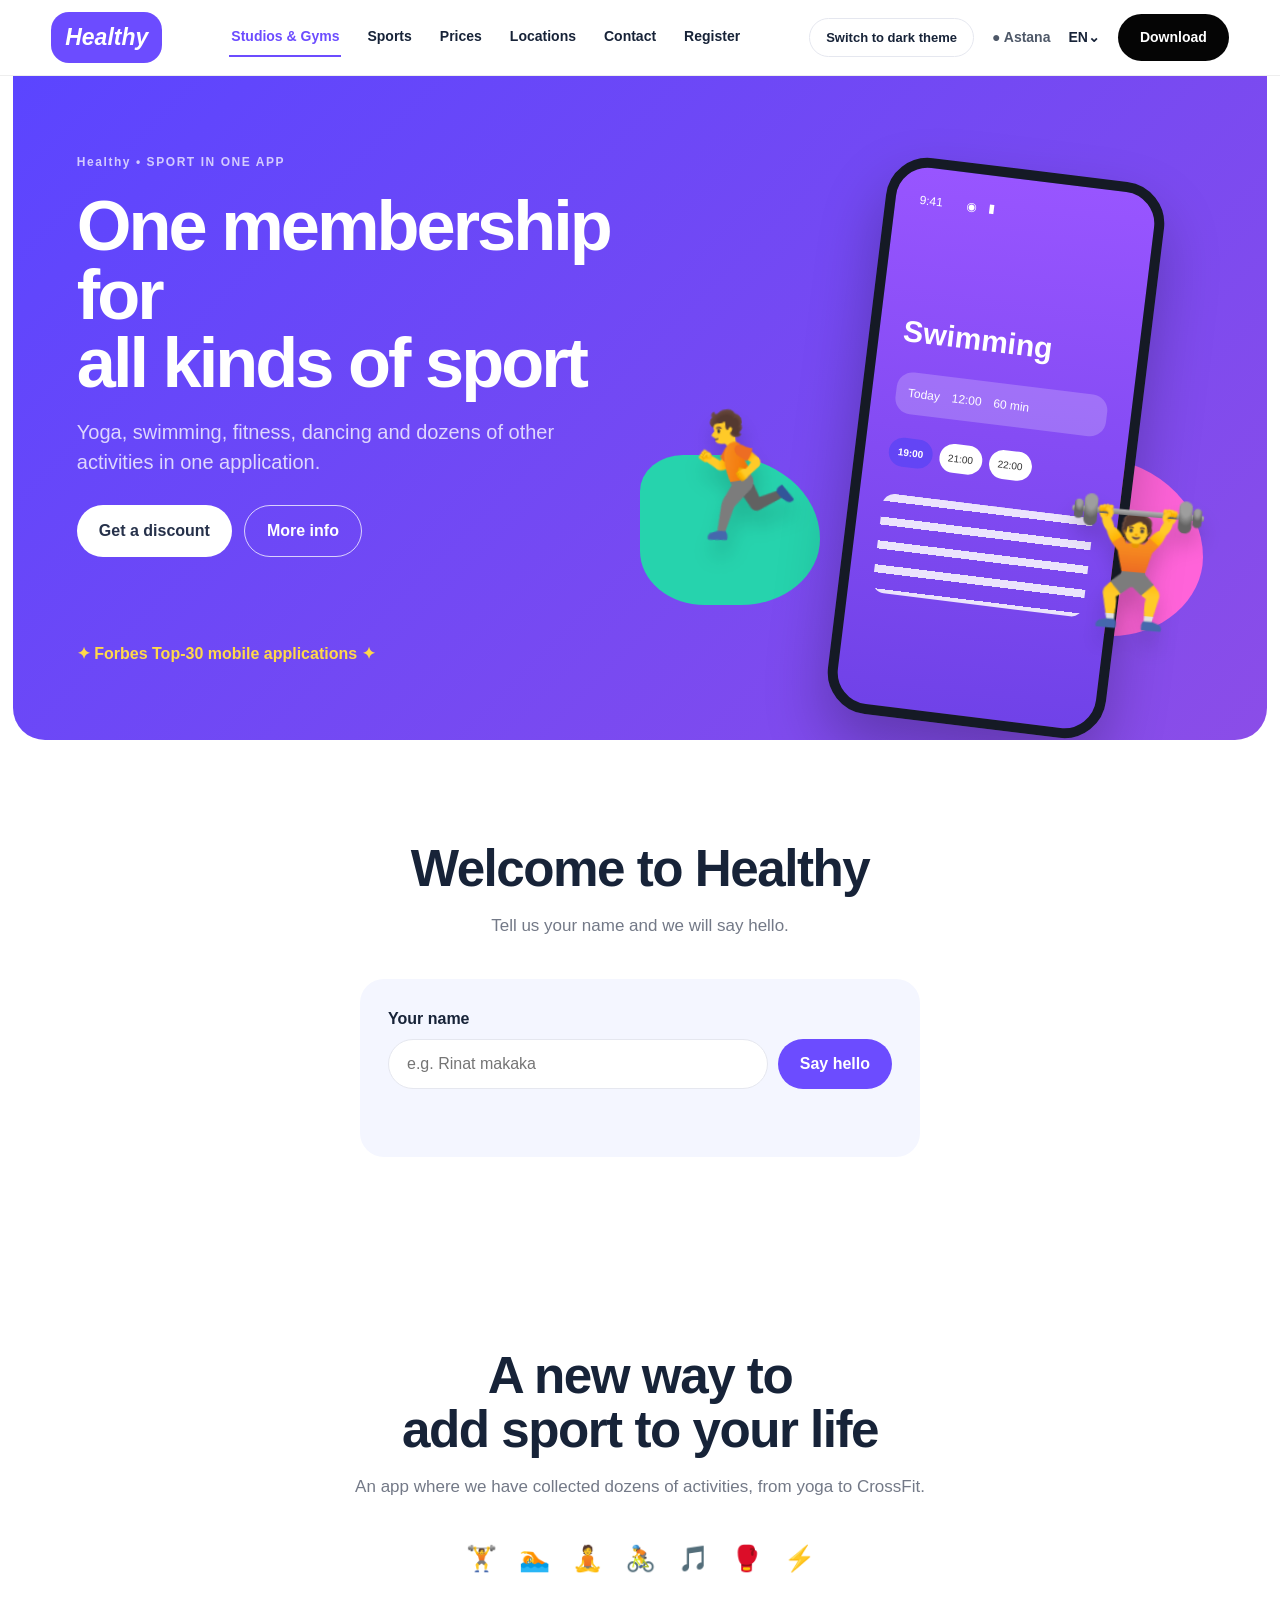
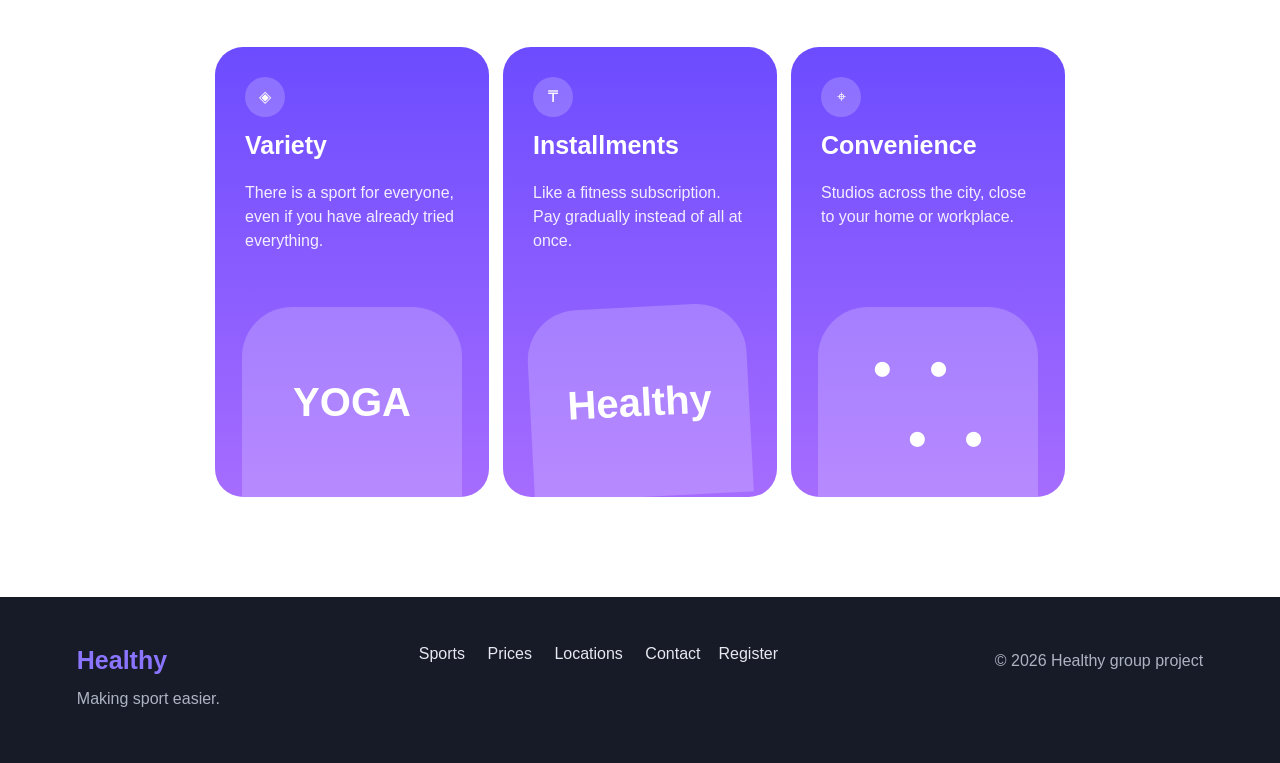
<file: index.html>
<!DOCTYPE html>
<html lang="en">
<head>
  <meta charset="UTF-8">
  <meta name="viewport" content="width=device-width, initial-scale=1.0">
  <meta name="description" content="Healthy — one membership for many sports and activities.">
  <title>Healthy — Home</title>
  <link rel="stylesheet" href="css/style.css">
  <link rel="stylesheet" href="css/responsive.css">
  <link rel="stylesheet" href="css/interactive.css">
  <script src="js/theme.js" defer></script>
</head>

<body>

<header class="site-header">
  <a class="logo" href="index.html">Healthy</a>

  <nav class="main-nav" aria-label="Main navigation">
    <a class="active" href="index.html">Studios & Gyms</a>
    <a href="sports.html">Sports</a>
    <a href="services.html">Prices</a>
    <a href="locations.html">Locations</a>
    <a href="contact.html">Contact</a>
    <a href="register.html">Register</a>
  </nav>

  <div class="header-actions">
    <button type="button" class="theme-btn" id="themeToggle">Switch to dark theme</button>
    <span class="location">● Astana</span>
    <span>EN⌄</span>
    <a class="btn btn-dark" href="locations.html">Download</a>
  </div>
</header>


<main>

  <!-- HERO SECTION -->
  <section class="hero">

    <div class="hero-copy">

      <span class="eyebrow">
        Healthy • SPORT IN ONE APP
      </span>

      <h1>
        One membership for<br>
        all kinds of sport
      </h1>

      <p>
        Yoga, swimming, fitness, dancing and dozens of other
        activities in one application.
      </p>

      <div class="button-row">
        <a class="btn btn-light" href="services.html">
          Get a discount
        </a>

        <a class="btn btn-outline-light" href="locations.html">
          More info
        </a>
      </div>

      <div class="award">
        ✦ Forbes Top-30 mobile applications ✦
      </div>

    </div>


    <div class="hero-visual">

      <div class="phone">

        <div class="phone-top">
          9:41　　◉　▮
        </div>

        <div class="phone-title">
          Swimming
        </div>

        <div class="phone-card">
          Today　12:00　60 min
        </div>

        <div class="phone-times">
          <b>19:00</b>
          <span>21:00</span>
          <span>22:00</span>
        </div>

        <div class="phone-lines"></div>

      </div>

      <div class="person person-one">
        🏃
      </div>

      <div class="person person-two">
        🏋️
      </div>

      <div class="shape shape-pink"></div>

      <div class="shape shape-green"></div>

    </div>

  </section>



  <!-- TASK 0: Personal welcome -->
  <section class="section welcome-section" id="task0">
    <div class="section-heading centered">
      <h2>Welcome to Healthy</h2>
      <p>Tell us your name and we will say hello.</p>
    </div>
    <div class="welcome-box">
      <label for="nameInput">Your name</label>
      <div class="welcome-row">
        <input type="text" id="nameInput" placeholder="e.g. Rinat makaka">
        <button type="button" id="welcomeBtn" class="btn btn-blue">Say hello</button>
      </div>
      <p id="welcomeMessage" class="welcome-message" aria-live="polite"></p>
    </div>
  </section>

  <!-- INTRO SECTION -->
  <section class="section intro-section">

    <div class="section-heading centered">

      <h2>
        A new way to<br>
        add sport to your life
      </h2>

      <p>
        An app where we have collected dozens of activities,
        from yoga to CrossFit.
      </p>

    </div>


    <div class="icon-row" aria-label="Types of activities">

      <span>🏋️</span>
      <span>🏊</span>
      <span>🧘</span>
      <span>🚴</span>
      <span>🎵</span>
      <span>🥊</span>
      <span>⚡</span>

    </div>


    <div class="feature-grid">

      <article class="feature-card">

        <div>
          <span class="feature-icon">◈</span>
        </div>

        <h3>
          Variety
        </h3>

        <p>
          There is a sport for everyone, even if you have already
          tried everything.
        </p>

        <div class="mini-art yoga-art">
          YOGA
        </div>

      </article>


      <article class="feature-card">

        <div>
          <span class="feature-icon">₸</span>
        </div>

        <h3>
          Installments
        </h3>

        <p>
          Like a fitness subscription. Pay gradually instead of
          all at once.
        </p>

        <div class="mini-art cards-art">
          Healthy
        </div>

      </article>


      <article class="feature-card">

        <div>
          <span class="feature-icon">⌖</span>
        </div>

        <h3>
          Convenience
        </h3>

        <p>
          Studios across the city, close to your home or workplace.
        </p>

        <div class="mini-art map-art">
          ●　●<br>
          　●　●
        </div>

      </article>

    </div>

  </section>

</main>


<!-- FOOTER -->
<footer class="site-footer">

  <div>
    <strong>Healthy</strong>
    <p>Making sport easier.</p>
  </div>

  <div>
    <a href="sports.html">Sports</a>
    <a href="services.html">Prices</a>
    <a href="locations.html">Locations</a>
  <a href="contact.html">Contact</a><a href="register.html">Register</a>
  </div>

  <div>
    <p>
      © 2026 Healthy group project
    </p>
  </div>

</footer>

<script src="js/welcome.js" defer></script>
</body>
</html>
</file>
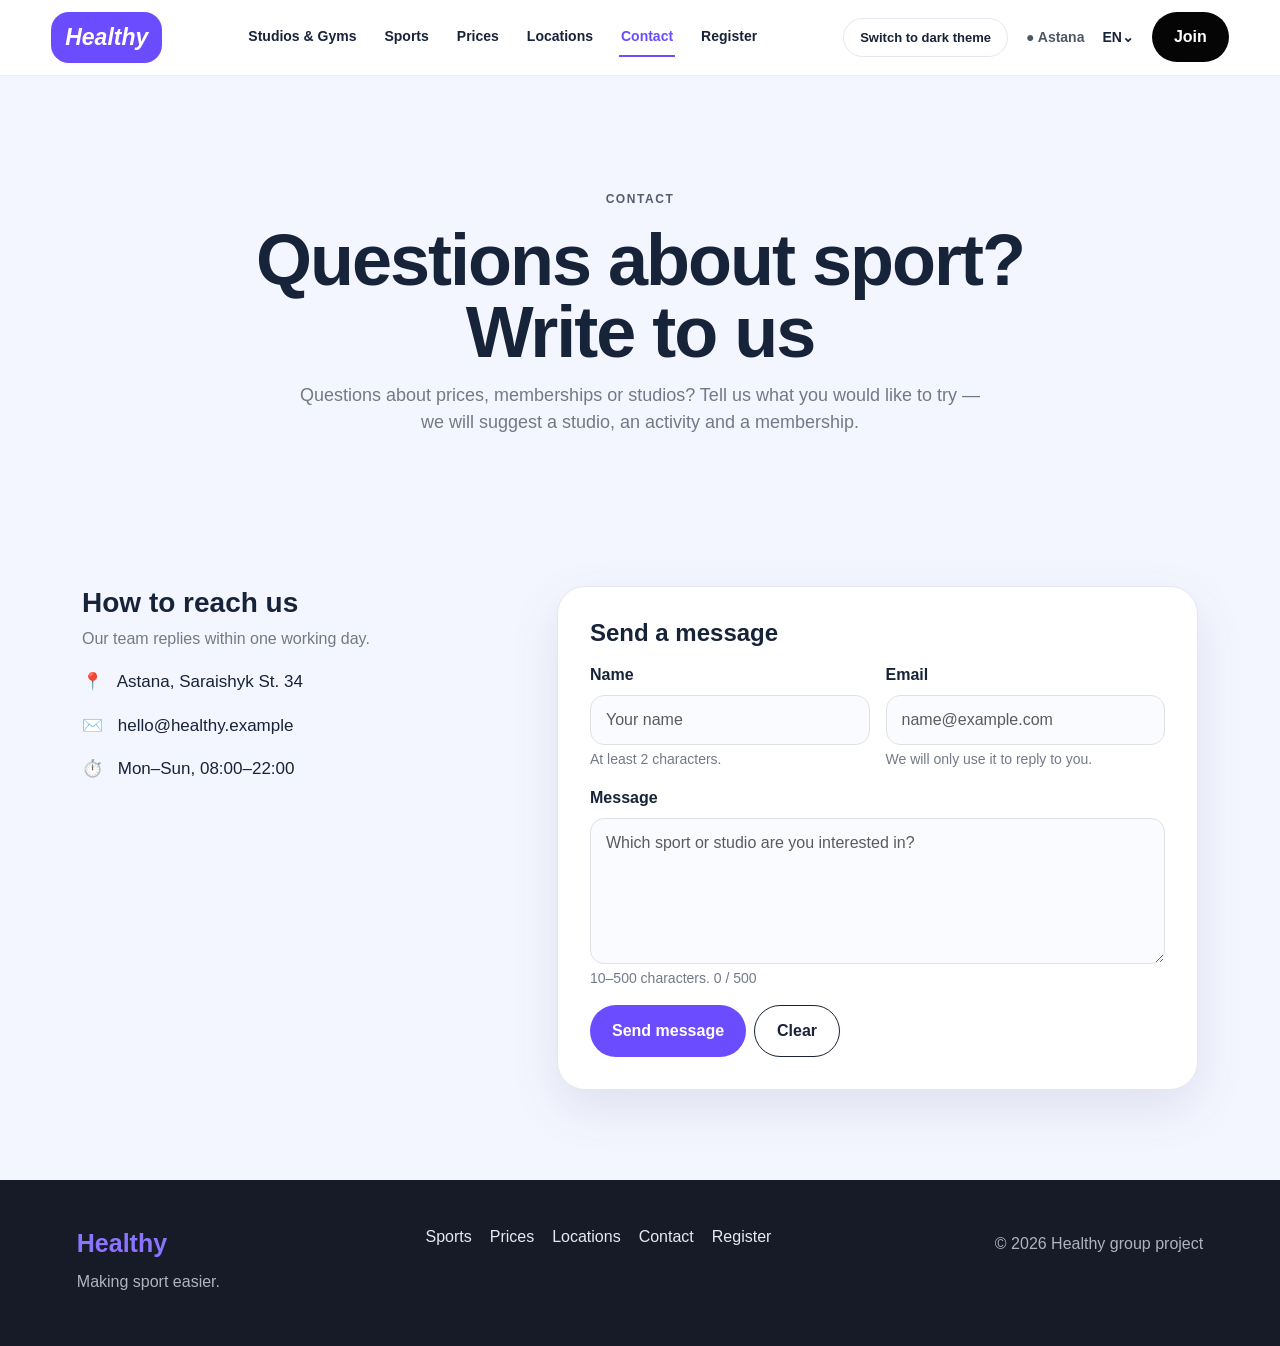
<file: contact.html>
<!DOCTYPE html>
<html lang="en">
<head>
  <meta charset="UTF-8">
  <meta name="viewport" content="width=device-width, initial-scale=1.0">
  <meta name="description" content="Contact Healthy — questions about sports, memberships and studios.">
  <title>Healthy — Contact</title>
  <link rel="stylesheet" href="vendor/bootstrap.min.css">
  <link rel="stylesheet" href="css/style.css">
  <link rel="stylesheet" href="css/responsive.css">
  <link rel="stylesheet" href="css/forms.css">
  <link rel="stylesheet" href="css/interactive.css">
  <script src="js/theme.js" defer></script>
</head>
<body>

<header class="site-header">
  <a class="logo" href="index.html">Healthy</a>
  <nav class="main-nav" aria-label="Main navigation">
    <a href="index.html">Studios &amp; Gyms</a>
    <a href="sports.html">Sports</a>
    <a href="services.html">Prices</a>
    <a href="locations.html">Locations</a>
    <a class="active" aria-current="page" href="contact.html">Contact</a>
    <a href="register.html">Register</a>
  </nav>
  <div class="header-actions">
    <button type="button" class="theme-btn" id="themeToggle">Switch to dark theme</button>
    <span class="location">● Astana</span>
    <span>EN⌄</span>
    <a class="btn btn-dark" href="register.html">Join</a>
  </div>
</header>

<main>
  <section class="page-hero">
    <span class="eyebrow">CONTACT</span>
    <h1>Questions about sport? Write to us</h1>
    <p>Questions about prices, memberships or studios? Tell us what you would like to try — we will suggest a studio, an activity and a membership.</p>
  </section>

  <section class="section form-section">
    <div class="container">
      <div class="row g-4 justify-content-center">

        <div class="col-12 col-lg-5">
          <h2 class="h3 fw-bold">How to reach us</h2>
          <p class="text-body-secondary">Our team replies within one working day.</p>
          <ul class="list-unstyled info-list">
            <li><span aria-hidden="true">📍</span> Astana, Saraishyk St. 34</li>
            <li><span aria-hidden="true">✉️</span> hello@healthy.example</li>
            <li><span aria-hidden="true">⏱️</span> Mon–Sun, 08:00–22:00</li>
          </ul>
        </div>

        <div class="col-12 col-lg-7">
          <form id="contactForm" class="form-card needs-validation" name="contact" action="#" method="post" novalidate>
            <h2 class="h4 fw-bold mb-3">Send a message</h2>
            <div class="row g-3">

              <div class="col-12 col-md-6">
                <label for="contactName" class="form-label">Name</label>
                <input type="text" class="form-control" id="contactName" name="name"
                       placeholder="Your name" minlength="2" maxlength="60"
                       autocomplete="name" aria-describedby="contactNameHelp" required>
                <div id="contactNameHelp" class="form-text">At least 2 characters.</div>
                <div class="valid-feedback">Looks good!</div>
                <div class="invalid-feedback">Please enter your name (at least 2 characters).</div>
              </div>

              <div class="col-12 col-md-6">
                <label for="contactEmail" class="form-label">Email</label>
                <input type="email" class="form-control" id="contactEmail" name="email"
                       placeholder="name@example.com" autocomplete="email"
                       aria-describedby="contactEmailHelp" required>
                <div id="contactEmailHelp" class="form-text">We will only use it to reply to you.</div>
                <div class="valid-feedback">Looks good!</div>
                <div class="invalid-feedback">Please enter a valid email, e.g. name@example.com.</div>
              </div>

              <div class="col-12">
                <label for="contactMessage" class="form-label">Message</label>
                <textarea class="form-control" id="contactMessage" name="message" rows="5"
                          placeholder="Which sport or studio are you interested in?"
                          minlength="10" maxlength="500" aria-describedby="contactMessageHelp" required></textarea>
                <div id="contactMessageHelp" class="form-text">10–500 characters. <span id="messageCount">0 / 500</span></div>
                <div class="valid-feedback">Thanks, that is enough detail.</div>
                <div class="invalid-feedback" id="messageInvalid">Your message must be 10–500 characters.</div>
              </div>

              <div class="col-12 d-flex gap-2 flex-wrap">
                <button type="submit" class="btn btn-blue">Send message</button>
                <button type="reset" class="btn btn-outline-dark">Clear</button>
              </div>
            </div>
            <div id="contactSuccess" class="alert alert-success mt-3 d-none" role="status">
              ✅ Thank you! Your message was validated successfully (demonstration only — nothing was sent).
            </div>
          </form>
        </div>

      </div>
    </div>
  </section>
</main>

<footer class="site-footer">
  <div><strong>Healthy</strong><p>Making sport easier.</p></div>
  <div><a href="sports.html">Sports</a><a href="services.html">Prices</a><a href="locations.html">Locations</a><a href="contact.html">Contact</a><a href="register.html">Register</a></div>
  <div><p>© 2026 Healthy group project</p></div>
</footer>
<script src="js/contact.js"></script>
</body>
</html>
</file>
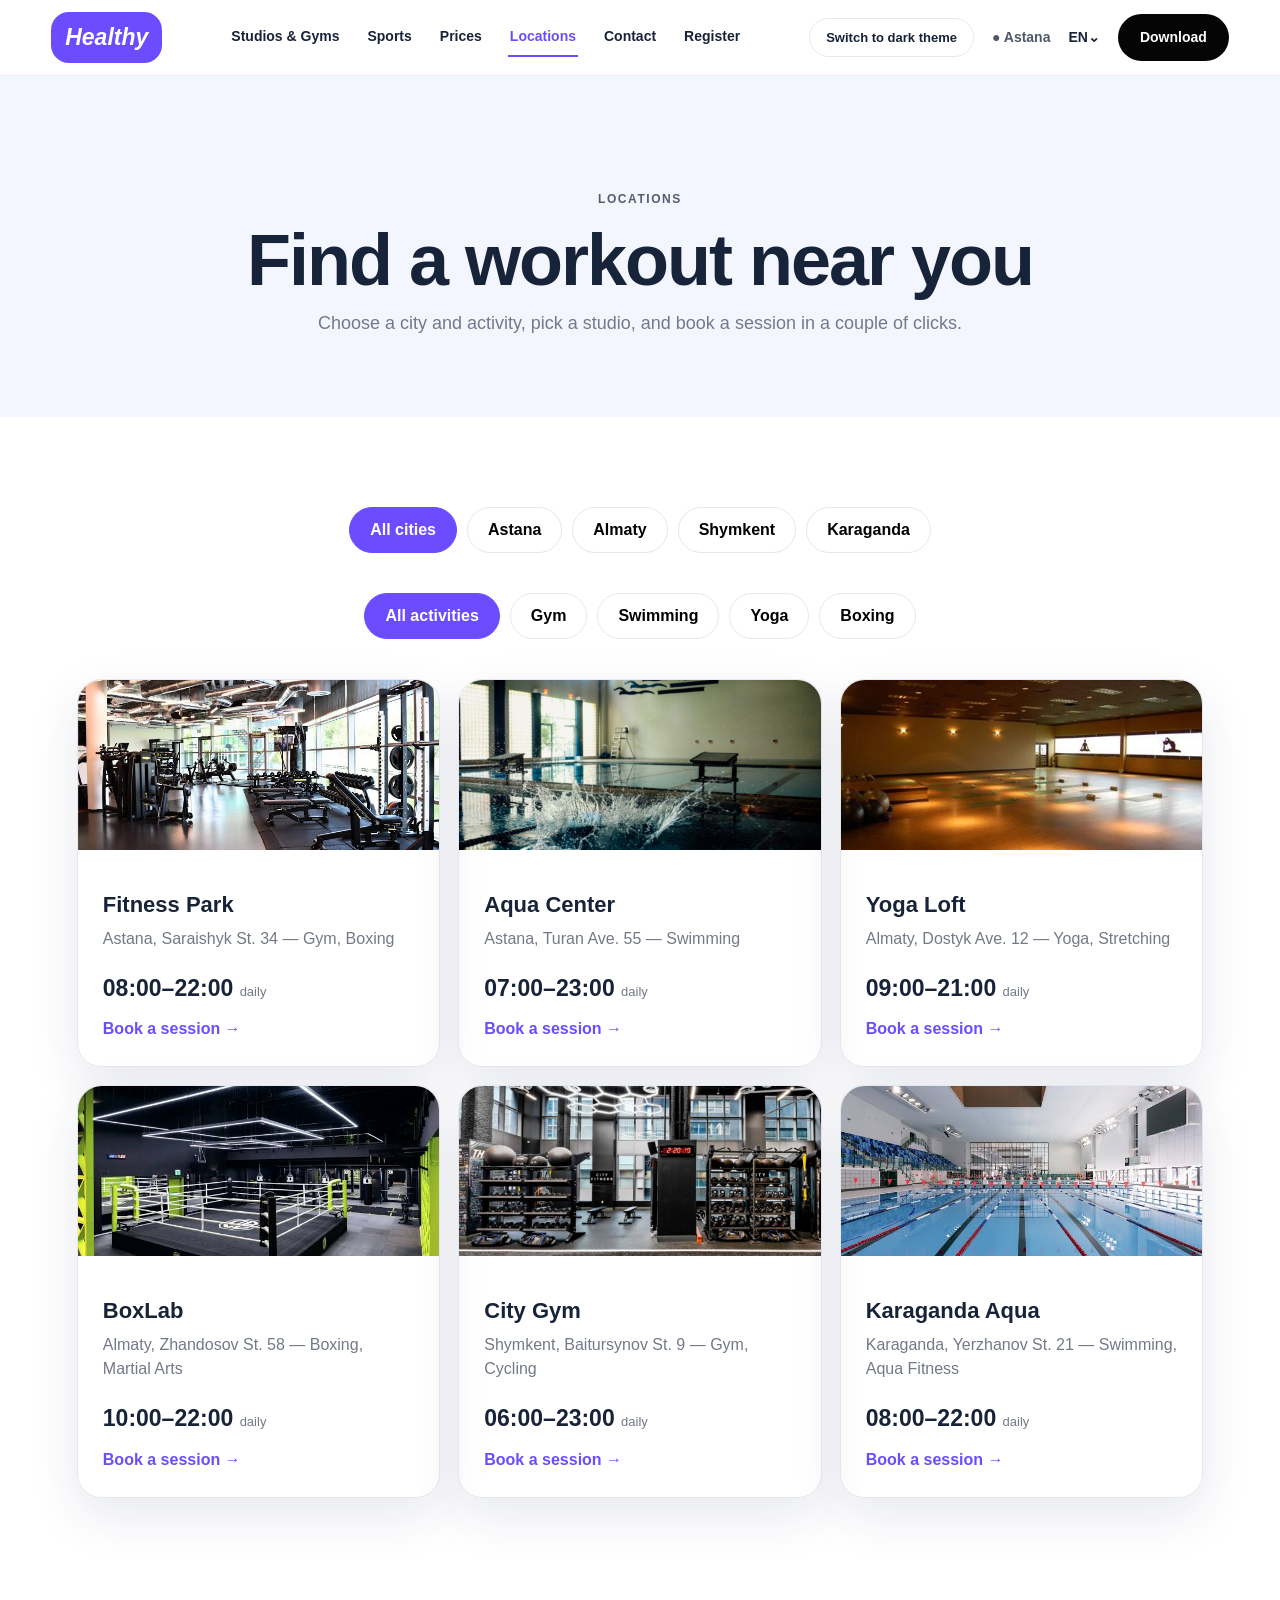
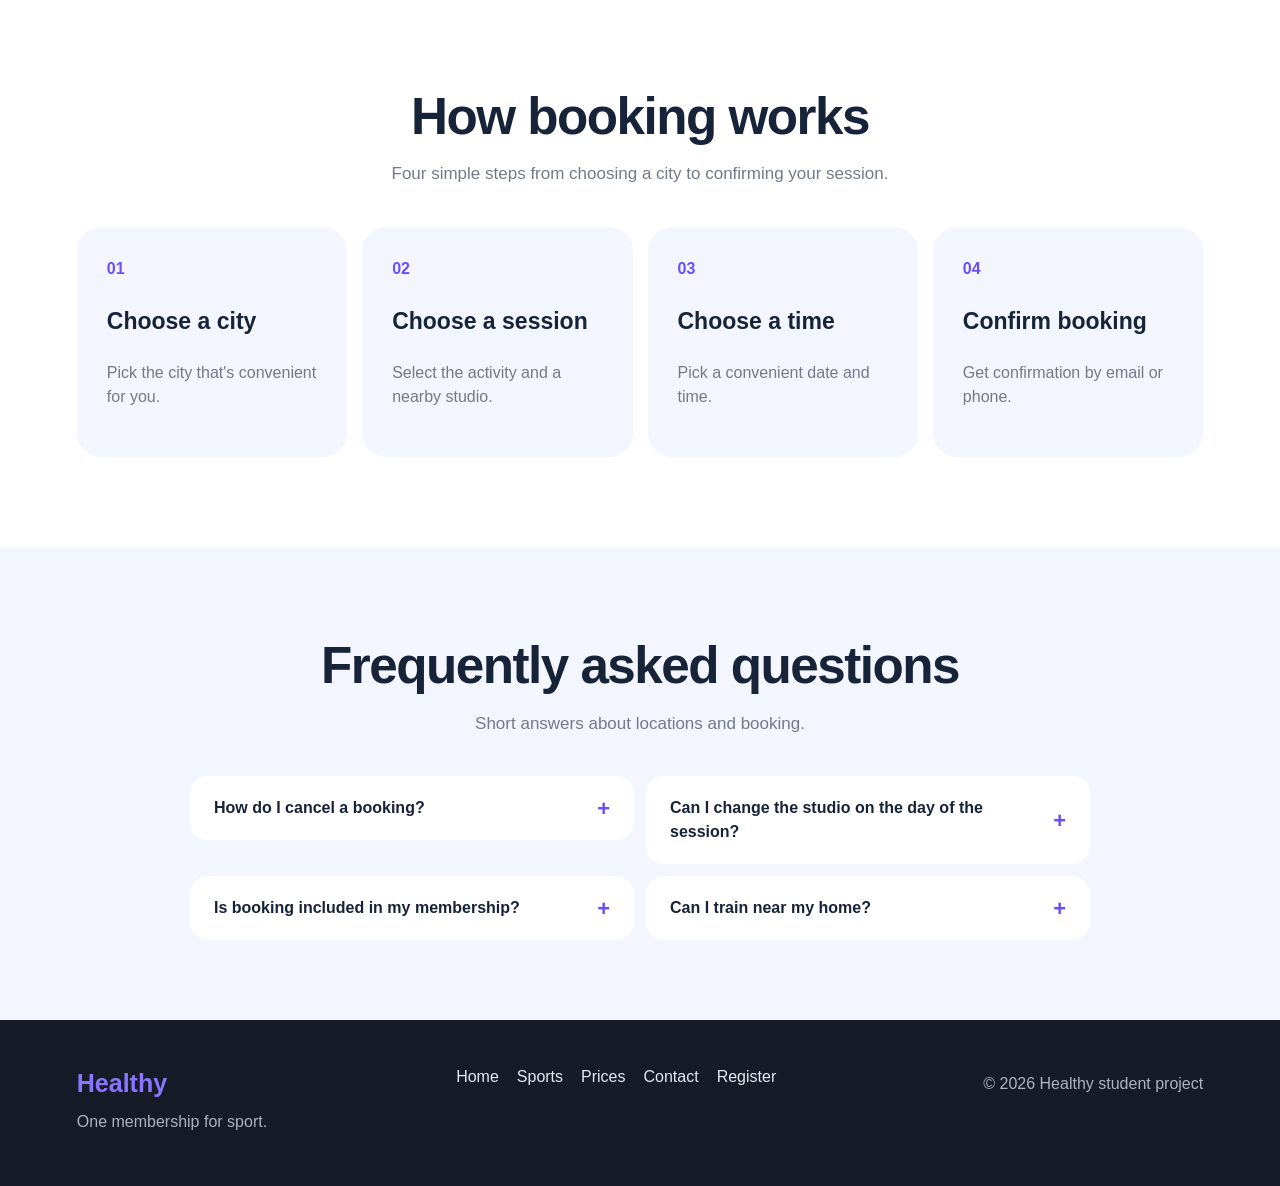
<file: locations.html>
<!DOCTYPE html>
<html lang="en">
<head>
  <meta charset="UTF-8">
  <meta name="viewport" content="width=device-width, initial-scale=1.0">
  <meta name="description" content="Find Healthy studios and gyms near you, and book a session.">
  <title>Healthy — Locations</title>
  <link rel="stylesheet" href="css/style.css">
  <link rel="stylesheet" href="css/responsive.css">
  <link rel="stylesheet" href="css/interactive.css">
  <script src="js/theme.js" defer></script>
</head>
<body>
<header class="site-header">
  <a class="logo" href="index.html">Healthy</a>
  <nav class="main-nav" aria-label="Main navigation">
    <a href="index.html">Studios &amp; Gyms</a>
    <a href="sports.html">Sports</a>
    <a href="services.html">Prices</a>
    <a class="active" href="locations.html">Locations</a>
    <a href="contact.html">Contact</a>
    <a href="register.html">Register</a>
  </nav>
  <div class="header-actions">
    <button type="button" class="theme-btn" id="themeToggle">Switch to dark theme</button>
    <span class="location">●  Astana</span>
    <span>EN⌄</span>
    <a class="btn btn-dark" href="register.html">Download</a>
  </div>
</header>

<main>

  <!--HERO-->
  <section class="page-hero">
    <span class="eyebrow">LOCATIONS</span>
    <h1>Find a workout near you</h1>
    <p>Choose a city and activity, pick a studio, and book a session in a couple of clicks.</p>
  </section>

  <!--FILTERS — Flexbox-->
  <section class="section">

    <div class="filter-bar" role="group" aria-label="Filter by city">
      <button class="filter active-filter">All cities</button>
      <button class="filter">Astana</button>
      <button class="filter">Almaty</button>
      <button class="filter">Shymkent</button>
      <button class="filter">Karaganda</button>
    </div>

    <div class="filter-bar" role="group" aria-label="Filter by activity">
      <button class="filter active-filter">All activities</button>
      <button class="filter">Gym</button>
      <button class="filter">Swimming</button>
      <button class="filter">Yoga</button>
      <button class="filter">Boxing</button>
    </div>

    <!--LOCATIONS GRID CSS Grid 6 карточек -->
    <div class="catalog-grid">

      <article class="catalog-card" id="loc-fitness-park">
        <figure class="card-photo">
          <img src="images/jym.jpg" alt="Interior of Fitness Park gym in Astana, with strength and cardio equipment">
        </figure>
        <h2>Fitness Park</h2>
        <p>Astana, Saraishyk St. 34 — Gym, Boxing</p>
        <div class="price">08:00–22:00 <small>daily</small></div>
        <a href="register.html">Book a session →</a>
      </article>

      <article class="catalog-card" id="loc-aqua">
        <figure class="card-photo">
          <img src="images/Common-Indoor-Pool-Humidity-Problems-1080x675.png" alt="Indoor swimming pool at Aqua Center in Astana">
        </figure>
        <h2>Aqua Center</h2>
        <p>Astana, Turan Ave. 55 — Swimming</p>
        <div class="price">07:00–23:00 <small>daily</small></div>
        <a href="register.html">Book a session →</a>
      </article>

      <article class="catalog-card" id="loc-yoga-loft">
        <figure class="card-photo">
          <img src="images/yoga-floor.jpg" alt="Woman practicing yoga indoors at Yoga Loft studio in Almaty">
        </figure>
        <h2>Yoga Loft</h2>
        <p>Almaty, Dostyk Ave. 12 — Yoga, Stretching</p>
        <div class="price">09:00–21:00 <small>daily</small></div>
        <a href="register.html">Book a session →</a>
      </article>

      <article class="catalog-card" id="loc-boxlab">
        <figure class="card-photo">
          <img src="images/boxing.jpg" alt="Boxing training session at BoxLab gym in Almaty">
        </figure>
        <h2>BoxLab</h2>
        <p>Almaty, Zhandosov St. 58 — Boxing, Martial Arts</p>
        <div class="price">10:00–22:00 <small>daily</small></div>
        <a href="register.html">Book a session →</a>
      </article>

      <article class="catalog-card" id="loc-shymkent-gym">
        <figure class="card-photo">
          <img src="images/CF_Thrive.jpg" alt="City Gym in Shymkent with exercise bikes and cardio machines">
        </figure>
        <h2>City Gym</h2>
        <p>Shymkent, Baitursynov St. 9 — Gym, Cycling</p>
        <div class="price">06:00–23:00 <small>daily</small></div>
        <a href="register.html">Book a session →</a>
      </article>

      <article class="catalog-card" id="loc-karaganda-pool">
        <figure class="card-photo">
          <img src="images/pool.jpg" alt="Indoor pool at Karaganda Aqua swimming and aqua fitness center">
        </figure>
        <h2>Karaganda Aqua</h2>
        <p>Karaganda, Yerzhanov St. 21 — Swimming, Aqua Fitness</p>
        <div class="price">08:00–22:00 <small>daily</small></div>
        <a href="register.html">Book a session →</a>
      </article>

    </div>
  </section>

  <!-- HOW IT WORKS  Flexbox/Grid 4 шага  -->
  <section class="section">
    <div class="section-heading centered">
      <h2>How booking works</h2>
      <p>Four simple steps from choosing a city to confirming your session.</p>
    </div>
    <div class="steps-grid steps-grid-4">
      <article class="step"><span>01</span><h3>Choose a city</h3><p>Pick the city that's convenient for you.</p></article>
      <article class="step"><span>02</span><h3>Choose a session</h3><p>Select the activity and a nearby studio.</p></article>
      <article class="step"><span>03</span><h3>Choose a time</h3><p>Pick a convenient date and time.</p></article>
      <article class="step"><span>04</span><h3>Confirm booking</h3><p>Get confirmation by email or phone.</p></article>
    </div>
  </section>

  <!--FAQ -->
  <section class="faq-section">
    <div class="section-heading centered"><h2>Frequently asked questions</h2><p>Short answers about locations and booking.</p></div>
    <div class="faq-grid" id="task2">
      <div class="faq-item">
        <button type="button" class="faq-question" aria-expanded="false" aria-controls="faq-answer-1">How do I cancel a booking?</button>
        <p class="faq-answer" id="faq-answer-1" hidden>Message support in the app no later than 2 hours before your session.</p>
      </div>
      <div class="faq-item">
        <button type="button" class="faq-question" aria-expanded="false" aria-controls="faq-answer-2">Can I change the studio on the day of the session?</button>
        <p class="faq-answer" id="faq-answer-2" hidden>Yes, if the chosen studio has free spots — you can do this right in the app.</p>
      </div>
      <div class="faq-item">
        <button type="button" class="faq-question" aria-expanded="false" aria-controls="faq-answer-3">Is booking included in my membership?</button>
        <p class="faq-answer" id="faq-answer-3" hidden>Yes, booking a session is included in every active Healthy plan.</p>
      </div>
      <div class="faq-item">
        <button type="button" class="faq-question" aria-expanded="false" aria-controls="faq-answer-4">Can I train near my home?</button>
        <p class="faq-answer" id="faq-answer-4" hidden>Yes — use the city and activity filters to find the closest studio.</p>
      </div>
    </div>
  </section>

</main>

<footer class="site-footer">
  <div><strong>Healthy</strong><p>One membership for sport.</p></div>
  <div><a href="index.html">Home</a><a href="sports.html">Sports</a><a href="services.html">Prices</a><a href="contact.html">Contact</a><a href="register.html">Register</a></div>
  <div><p>© 2026 Healthy student project</p></div>
</footer>
<script src="js/faq.js" defer></script>
</body>
</html>
</file>
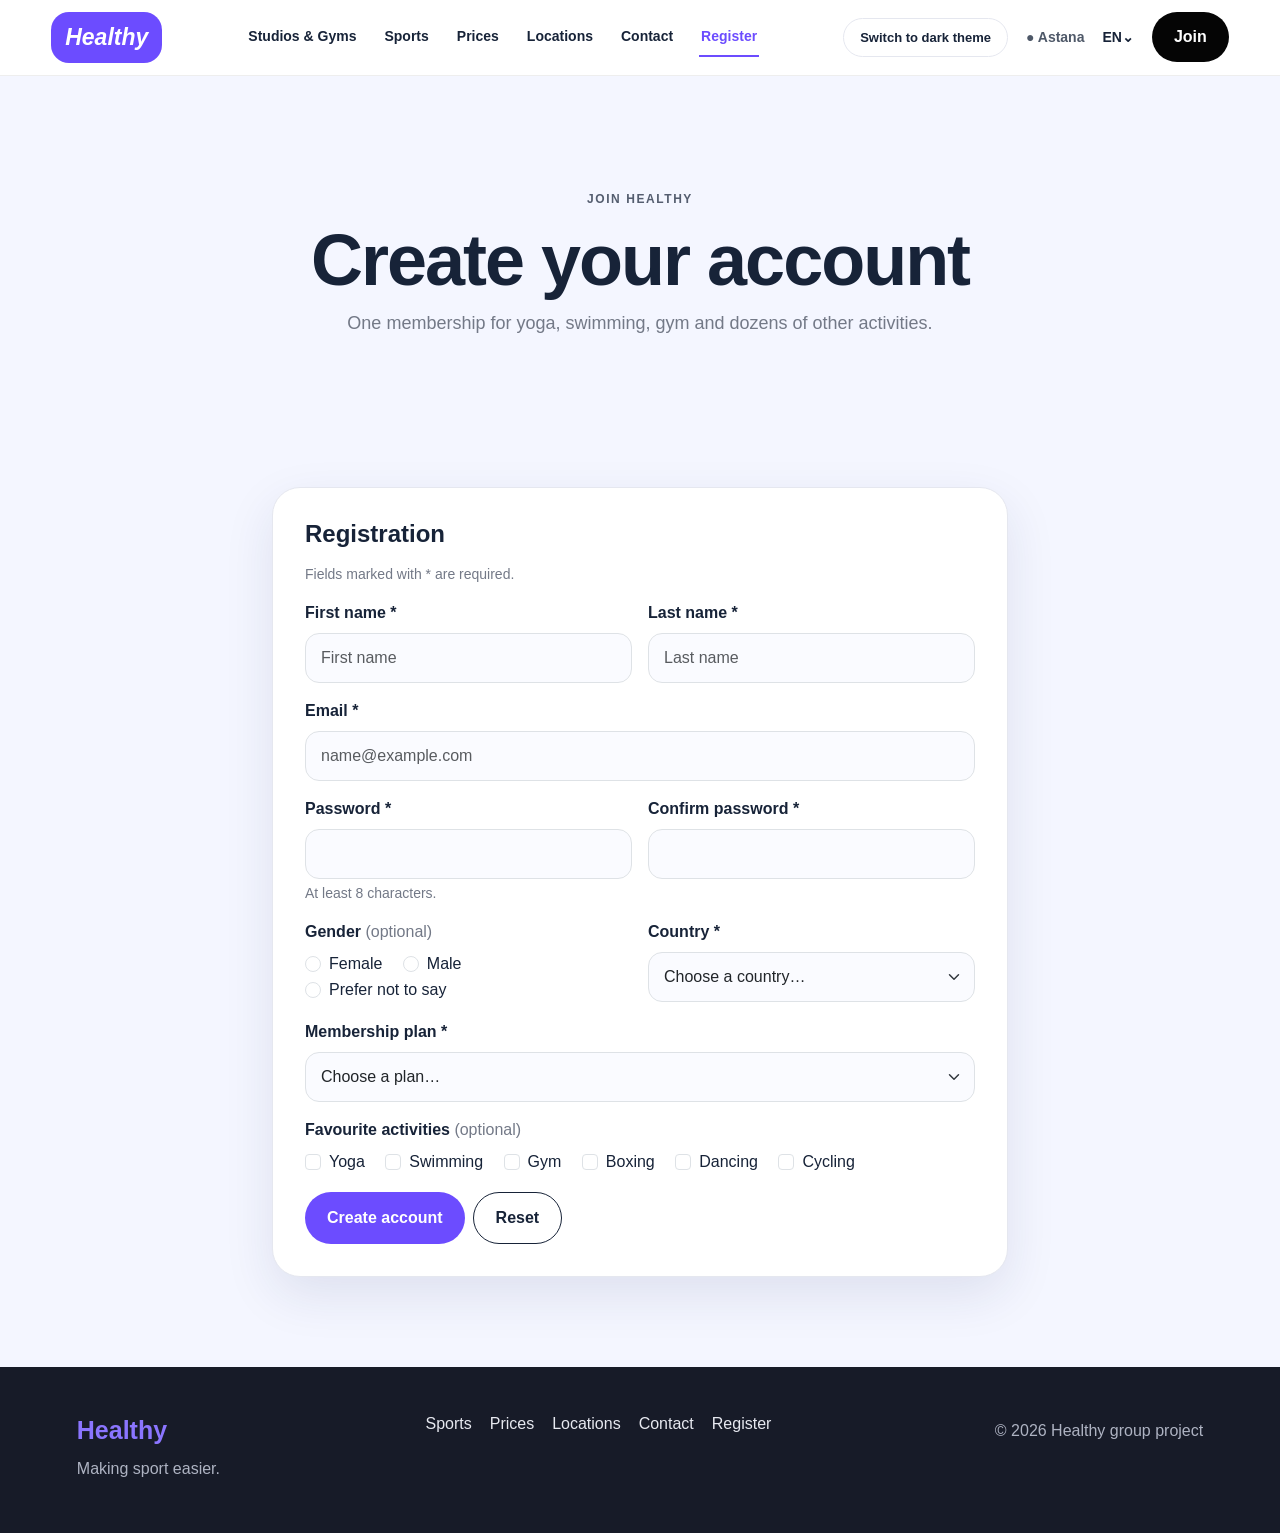
<file: register.html>
<!DOCTYPE html>
<html lang="en">
<head>
  <meta charset="UTF-8">
  <meta name="viewport" content="width=device-width, initial-scale=1.0">
  <meta name="description" content="Create a Healthy account — one membership for all kinds of sport.">
  <title>Healthy — Register</title>
  <link rel="stylesheet" href="vendor/bootstrap.min.css">
  <link rel="stylesheet" href="css/style.css">
  <link rel="stylesheet" href="css/responsive.css">
  <link rel="stylesheet" href="css/forms.css">
  <link rel="stylesheet" href="css/interactive.css">
  <script src="js/theme.js" defer></script>
</head>
<body>

<header class="site-header">
  <a class="logo" href="index.html">Healthy</a>
  <nav class="main-nav" aria-label="Main navigation">
    <a href="index.html">Studios &amp; Gyms</a>
    <a href="sports.html">Sports</a>
    <a href="services.html">Prices</a>
    <a href="locations.html">Locations</a>
    <a href="contact.html">Contact</a>
    <a class="active" aria-current="page" href="register.html">Register</a>
  </nav>
  <div class="header-actions">
    <button type="button" class="theme-btn" id="themeToggle">Switch to dark theme</button>
    <span class="location">● Astana</span>
    <span>EN⌄</span>
    <a class="btn btn-dark" href="register.html">Join</a>
  </div>
</header>

<main>
  <section class="page-hero">
    <span class="eyebrow">JOIN HEALTHY</span>
    <h1>Create your account</h1>
    <p>One membership for yoga, swimming, gym and dozens of other activities.</p>
  </section>

  <section class="section form-section">
    <div class="container">
      <div class="row justify-content-center">
        <div class="col-12 col-lg-9 col-xl-8">
          <form id="registerForm" class="form-card" name="register" action="#" method="post" novalidate>
            <h2 class="h4 fw-bold mb-3">Registration</h2>
            <p class="form-text mb-3">Fields marked with * are required.</p>
            <div class="row g-3">

              <div class="col-12 col-md-6">
                <label for="firstName" class="form-label">First name *</label>
                <input type="text" class="form-control" id="firstName" name="firstName" minlength="2" maxlength="40" autocomplete="given-name" placeholder="First name" required>
                <div class="valid-feedback">Looks good!</div>
                <div class="invalid-feedback">First name is required (at least 2 characters).</div>
              </div>

              <div class="col-12 col-md-6">
                <label for="lastName" class="form-label">Last name *</label>
                <input type="text" class="form-control" id="lastName" name="lastName" minlength="2" maxlength="40" autocomplete="family-name" placeholder="Last name" required>
                <div class="valid-feedback">Looks good!</div>
                <div class="invalid-feedback">Last name is required (at least 2 characters).</div>
              </div>

              <div class="col-12">
                <label for="regEmail" class="form-label">Email *</label>
                <input type="email" class="form-control" id="regEmail" name="email" autocomplete="email" placeholder="name@example.com" required>
                <div class="valid-feedback">Looks good!</div>
                <div class="invalid-feedback">Please enter a valid email address.</div>
              </div>

              <div class="col-12 col-md-6">
                <label for="password" class="form-label">Password *</label>
                <input type="password" class="form-control" id="password" name="password" minlength="8" autocomplete="new-password" aria-describedby="passwordHelp" required>
                <div id="passwordHelp" class="form-text">At least 8 characters.</div>
                <div class="valid-feedback">Password accepted.</div>
                <div class="invalid-feedback">Password must be at least 8 characters.</div>
              </div>

              <div class="col-12 col-md-6">
                <label for="confirmPassword" class="form-label">Confirm password *</label>
                <input type="password" class="form-control" id="confirmPassword" name="confirmPassword" minlength="8" autocomplete="new-password" required>
                <div class="valid-feedback">Passwords match.</div>
                <div class="invalid-feedback" id="confirmInvalid">Please confirm your password (at least 8 characters).</div>
              </div>

              <div class="col-12 col-md-6">
                <fieldset>
                  <legend class="form-label fs-6">Gender <span class="text-body-secondary fw-normal">(optional)</span></legend>
                  <div class="form-check form-check-inline"><input class="form-check-input" type="radio" id="gender-female" name="gender" value="female"><label class="form-check-label" for="gender-female">Female</label></div>
                  <div class="form-check form-check-inline"><input class="form-check-input" type="radio" id="gender-male" name="gender" value="male"><label class="form-check-label" for="gender-male">Male</label></div>
                  <div class="form-check form-check-inline"><input class="form-check-input" type="radio" id="gender-none" name="gender" value="none"><label class="form-check-label" for="gender-none">Prefer not to say</label></div>
                  
                </fieldset>
              </div>

              <div class="col-12 col-md-6">
                <label for="country" class="form-label">Country *</label>
                <select class="form-select" id="country" name="country" required>
                  <option value="" selected>Choose a country…</option>
                  <option value="Kazakhstan">Kazakhstan</option><option value="Kyrgyzstan">Kyrgyzstan</option><option value="Uzbekistan">Uzbekistan</option><option value="Russia">Russia</option><option value="Other">Other</option>
                </select>
                <div class="valid-feedback">Looks good!</div>
                <div class="invalid-feedback">Please select your country.</div>
              </div>

              <div class="col-12">
                <label for="plan" class="form-label">Membership plan *</label>
                <select class="form-select" id="plan" name="plan" required>
                  <option value="" selected>Choose a plan…</option>
                  <option value="starter">Starter — 12,990 ₸ / 1 month</option>
                  <option value="upgraded">Upgraded — 25,990 ₸ / 3 months</option>
                  <option value="year">Year — 75,990 ₸ / 12 months</option>
                </select>
                <div class="valid-feedback">Plan selected.</div>
                <div class="invalid-feedback">Please choose a membership plan.</div>
              </div>

              <div class="col-12">
                <fieldset>
                  <legend class="form-label fs-6">Favourite activities <span class="text-body-secondary fw-normal">(optional)</span></legend>
                  <div class="form-check form-check-inline"><input class="form-check-input" type="checkbox" id="hobby-yoga" name="hobbies" value="yoga"><label class="form-check-label" for="hobby-yoga">Yoga</label></div>
                  <div class="form-check form-check-inline"><input class="form-check-input" type="checkbox" id="hobby-swimming" name="hobbies" value="swimming"><label class="form-check-label" for="hobby-swimming">Swimming</label></div>
                  <div class="form-check form-check-inline"><input class="form-check-input" type="checkbox" id="hobby-gym" name="hobbies" value="gym"><label class="form-check-label" for="hobby-gym">Gym</label></div>
                  <div class="form-check form-check-inline"><input class="form-check-input" type="checkbox" id="hobby-boxing" name="hobbies" value="boxing"><label class="form-check-label" for="hobby-boxing">Boxing</label></div>
                  <div class="form-check form-check-inline"><input class="form-check-input" type="checkbox" id="hobby-dance" name="hobbies" value="dance"><label class="form-check-label" for="hobby-dance">Dancing</label></div>
                  <div class="form-check form-check-inline"><input class="form-check-input" type="checkbox" id="hobby-cycling" name="hobbies" value="cycling"><label class="form-check-label" for="hobby-cycling">Cycling</label></div>
                  
                </fieldset>
              </div>

              <div class="col-12 d-flex gap-2 flex-wrap">
                <button type="submit" class="btn btn-blue">Create account</button>
                <button type="reset" class="btn btn-outline-dark">Reset</button>
              </div>
            </div>
            <div id="registerSuccess" class="alert alert-success mt-3 d-none" role="status">
              ✅ Registration successful (demonstration only — no account was created).
            </div>
          </form>
        </div>
      </div>
    </div>
  </section>
</main>

<footer class="site-footer">
  <div><strong>Healthy</strong><p>Making sport easier.</p></div>
  <div><a href="sports.html">Sports</a><a href="services.html">Prices</a><a href="locations.html">Locations</a><a href="contact.html">Contact</a><a href="register.html">Register</a></div>
  <div><p>© 2026 Healthy group project</p></div>
</footer>
<script src="js/register.js"></script>
</body>
</html>
</file>
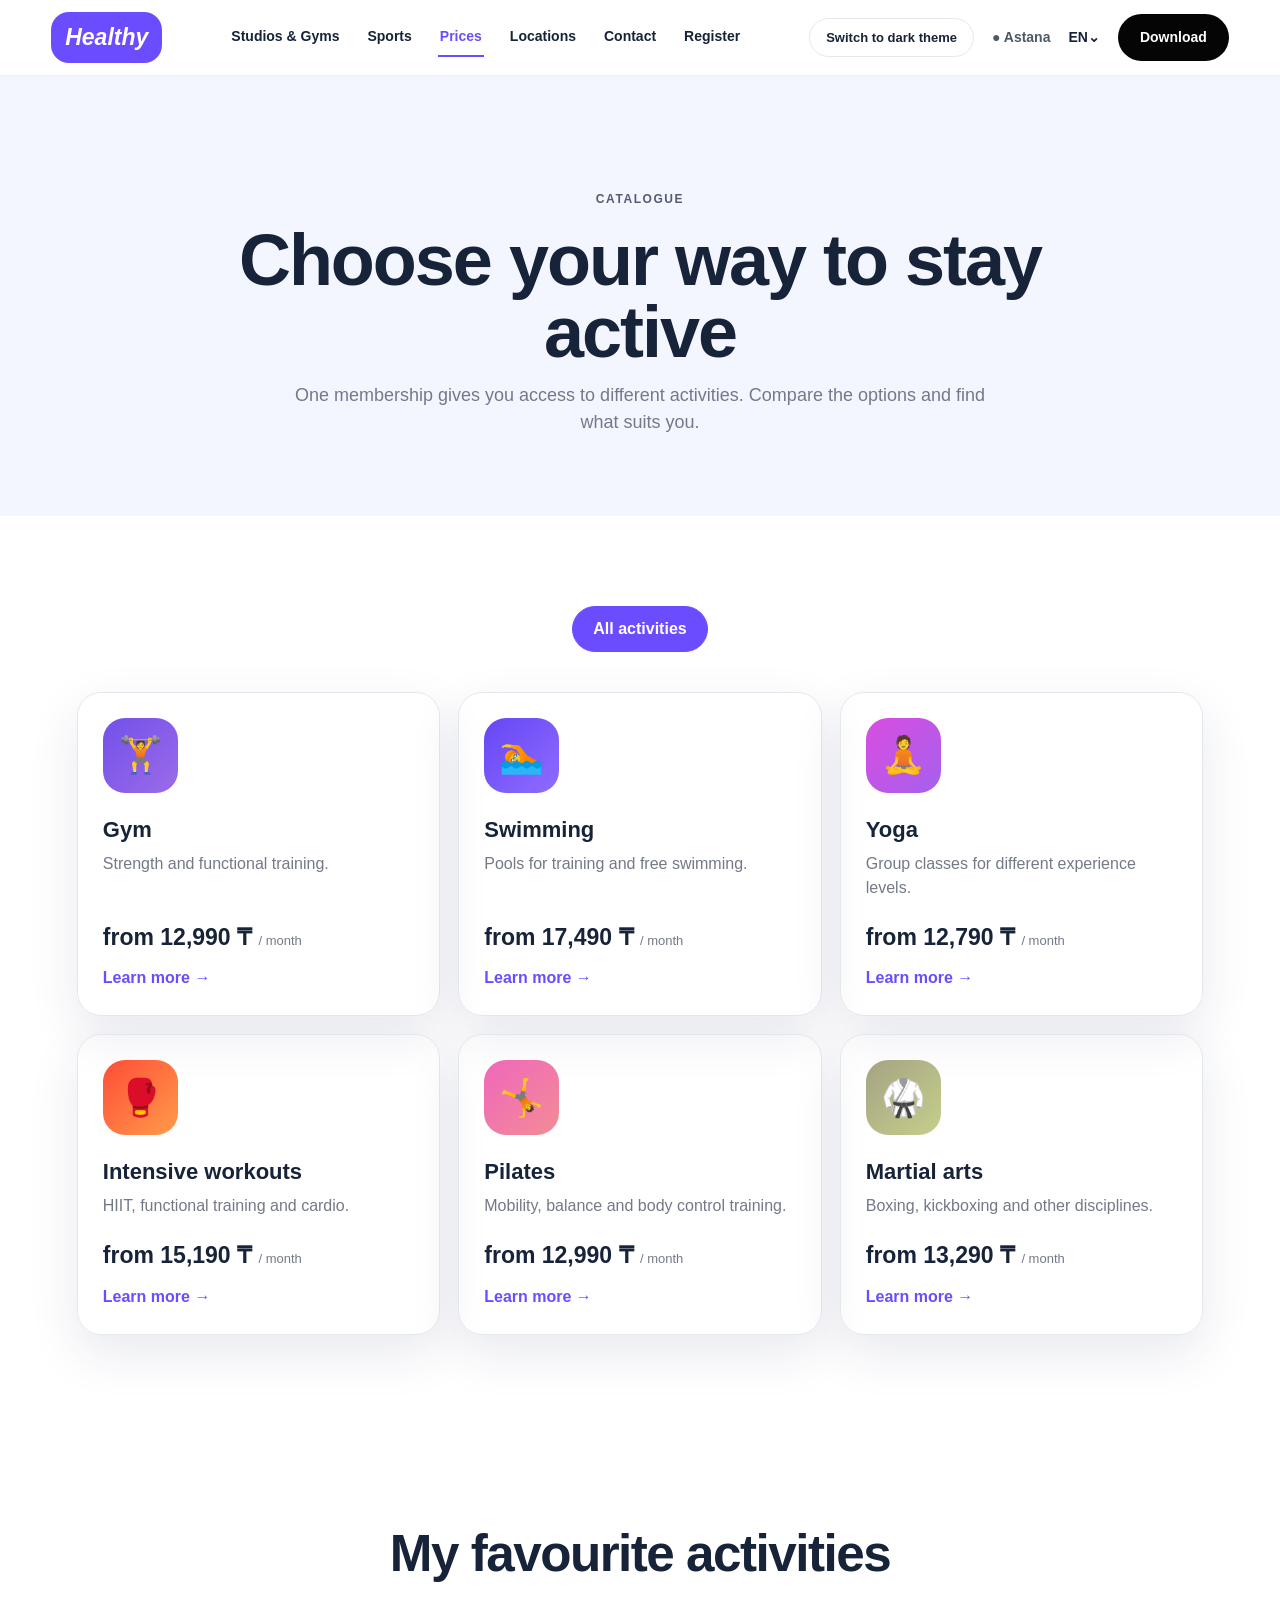
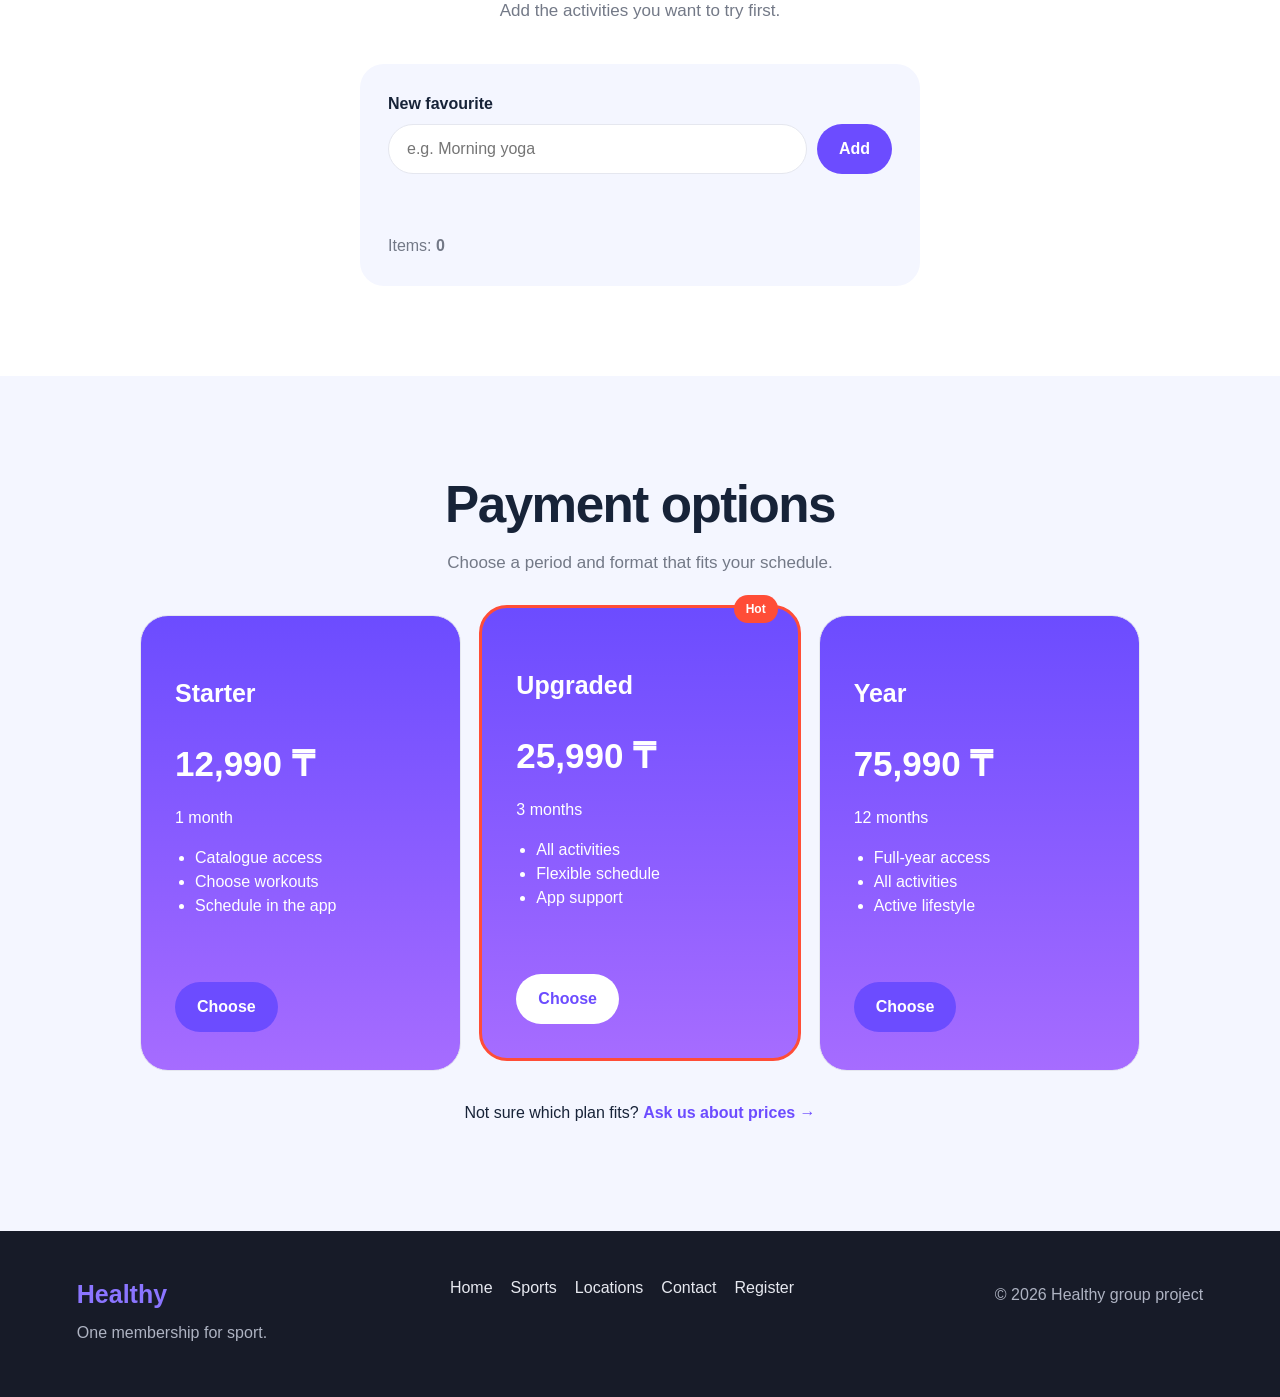
<file: services.html>
<!DOCTYPE html>
<html lang="en">
<head>
  <meta charset="UTF-8">
  <meta name="viewport" content="width=device-width, initial-scale=1.0">
  <meta name="description" content="Healthy sports catalogue and prices.">
  <title>Healthy — Prices & Activities</title>
  <link rel="stylesheet" href="css/style.css">
  <link rel="stylesheet" href="css/responsive.css">
  <link rel="stylesheet" href="css/interactive.css">
  <script src="js/theme.js" defer></script>
</head>
<body>
<header class="site-header">
  <a class="logo" href="index.html">Healthy</a>
  <nav class="main-nav" aria-label="Main navigation">
    <a href="index.html">Studios & Gyms</a>
    <a href="sports.html">Sports</a>
    <a class="active" href="services.html">Prices</a>
    <a href="locations.html">Locations</a>
    <a href="contact.html">Contact</a>
    <a href="register.html">Register</a>
  </nav>
  <div class="header-actions">
    <button type="button" class="theme-btn" id="themeToggle">Switch to dark theme</button><span class="location">● Astana</span><span>EN⌄</span><a class="btn btn-dark" href="locations.html">Download</a></div>
</header>

<main>
  <section class="page-hero">
    <span class="eyebrow">CATALOGUE</span>
    <h1>Choose your way to stay active</h1>
    <p>One membership gives you access to different activities. Compare the options and find what suits you.</p>
  </section>

  <section class="section">
    <div class="filter-bar" role="group" aria-label="Activity filters">
      <button class="filter active-filter">All activities</button>
    </div>

    <div class="catalog-grid">
      <article class="catalog-card"><div class="catalog-icon purple">🏋️</div><h2>Gym</h2><p>Strength and functional training.</p><div class="price">from 12,990 ₸ <small>/ month</small></div><a href="locations.html">Learn more →</a></article>
      <article class="catalog-card"><div class="catalog-icon blue">🏊</div><h2>Swimming</h2><p>Pools for training and free swimming.</p><div class="price">from 17,490 ₸ <small>/ month</small></div><a href="locations.html">Learn more →</a></article>
      <article class="catalog-card"><div class="catalog-icon pink">🧘</div><h2>Yoga</h2><p>Group classes for different experience levels.</p><div class="price">from 12,790 ₸ <small>/ month</small></div><a href="locations.html">Learn more →</a></article>
      <article class="catalog-card"><div class="catalog-icon orange">🥊</div><h2>Intensive workouts</h2><p>HIIT, functional training and cardio.</p><div class="price">from 15,190 ₸ <small>/ month</small></div><a href="locations.html">Learn more →</a></article>
      <article class="catalog-card"><div class="catalog-icon rose">🤸</div><h2>Pilates</h2><p>Mobility, balance and body control training.</p><div class="price">from 12,990 ₸ <small>/ month</small></div><a href="locations.html">Learn more →</a></article>
      <article class="catalog-card"><div class="catalog-icon olive">🥋</div><h2>Martial arts</h2><p>Boxing, kickboxing and other disciplines.</p><div class="price">from 13,290 ₸ <small>/ month</small></div><a href="locations.html">Learn more →</a></article>
    </div>
  </section>

  <!-- TASK 4: Favourite activities list -->
  <section class="section favourites-section" id="task4">
    <div class="section-heading centered">
      <h2>My favourite activities</h2>
      <p>Add the activities you want to try first.</p>
    </div>
    <div class="fav-box">
      <form id="favForm" novalidate>
        <label for="favInput">New favourite</label>
        <div class="welcome-row">
          <input type="text" id="favInput" placeholder="e.g. Morning yoga">
          <button type="submit" class="btn btn-blue">Add</button>
        </div>
      </form>
      <p id="favError" class="fav-error" aria-live="polite"></p>
      <ul id="favList" class="fav-list"></ul>
      <p class="fav-count">Items: <strong id="favCount">0</strong></p>
    </div>
  </section>

  <section class="pricing-section">
    <div class="section-heading centered"><h2>Payment options</h2><p>Choose a period and format that fits your schedule.</p></div>
    <div class="pricing-grid">
      <article class="price-card"><h3 style="color: white;">Starter</h3><strong style="color: white;">12,990 ₸</strong><p style="color: white;">1 month</p><ul style="color: white;"><li>Catalogue access</li><li>Choose workouts</li><li>Schedule in the app</li></ul><a class="btn btn-blue" href="register.html?plan=starter">Choose</a></article>
      <article class="price-card featured-price"><span class="badge">Hot</span><h3 style="color: white;">Upgraded</h3><strong style="color: white;">25,990 ₸</strong><p style="color: white;">3 months</p><ul style="color: white;"><li>All activities</li><li>Flexible schedule</li><li>App support</li></ul><a class="btn btn-light-blue" href="register.html?plan=upgraded">Choose</a></article>
      <article class="price-card"><h3 style="color: white;">Year</h3><strong style="color: white;">75,990 ₸</strong><p style="color: white;">12 months</p><ul style="color: white;"><li>Full-year access</li><li>All activities</li><li>Active lifestyle</li></ul><a class="btn btn-blue" href="register.html?plan=year">Choose</a></article>
    </div>
    <p class="center" style="margin-top:30px">Not sure which plan fits? <a href="contact.html" style="color:var(--blue);font-weight:800">Ask us about prices →</a></p>
  </section>
</main>

<footer class="site-footer">
  <div><strong>Healthy</strong><p>One membership for sport.</p></div>
  <div><a href="index.html">Home</a><a href="sports.html">Sports</a><a href="locations.html">Locations</a><a href="contact.html">Contact</a><a href="register.html">Register</a></div>
  <div><p>© 2026 Healthy group project</p></div>
</footer>
<script src="js/favourites.js" defer></script>
</body>
</html>
</file>
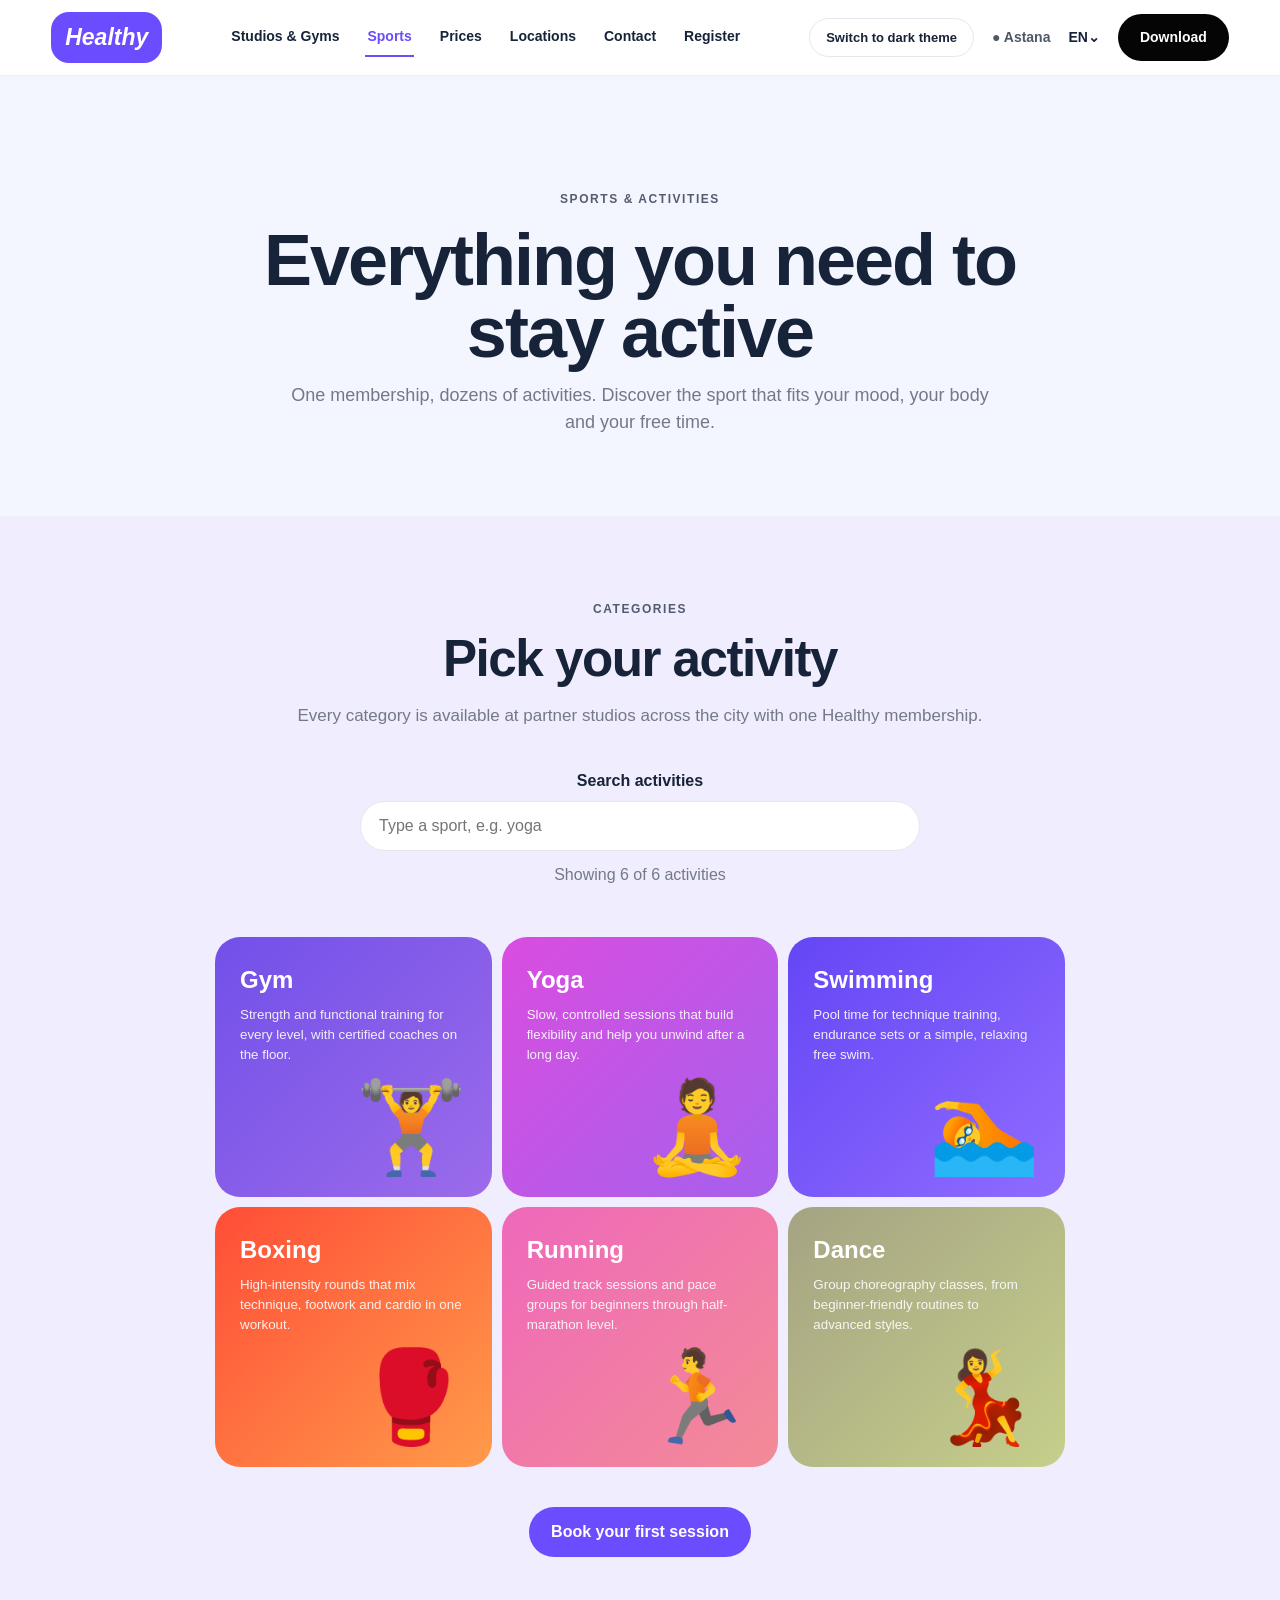
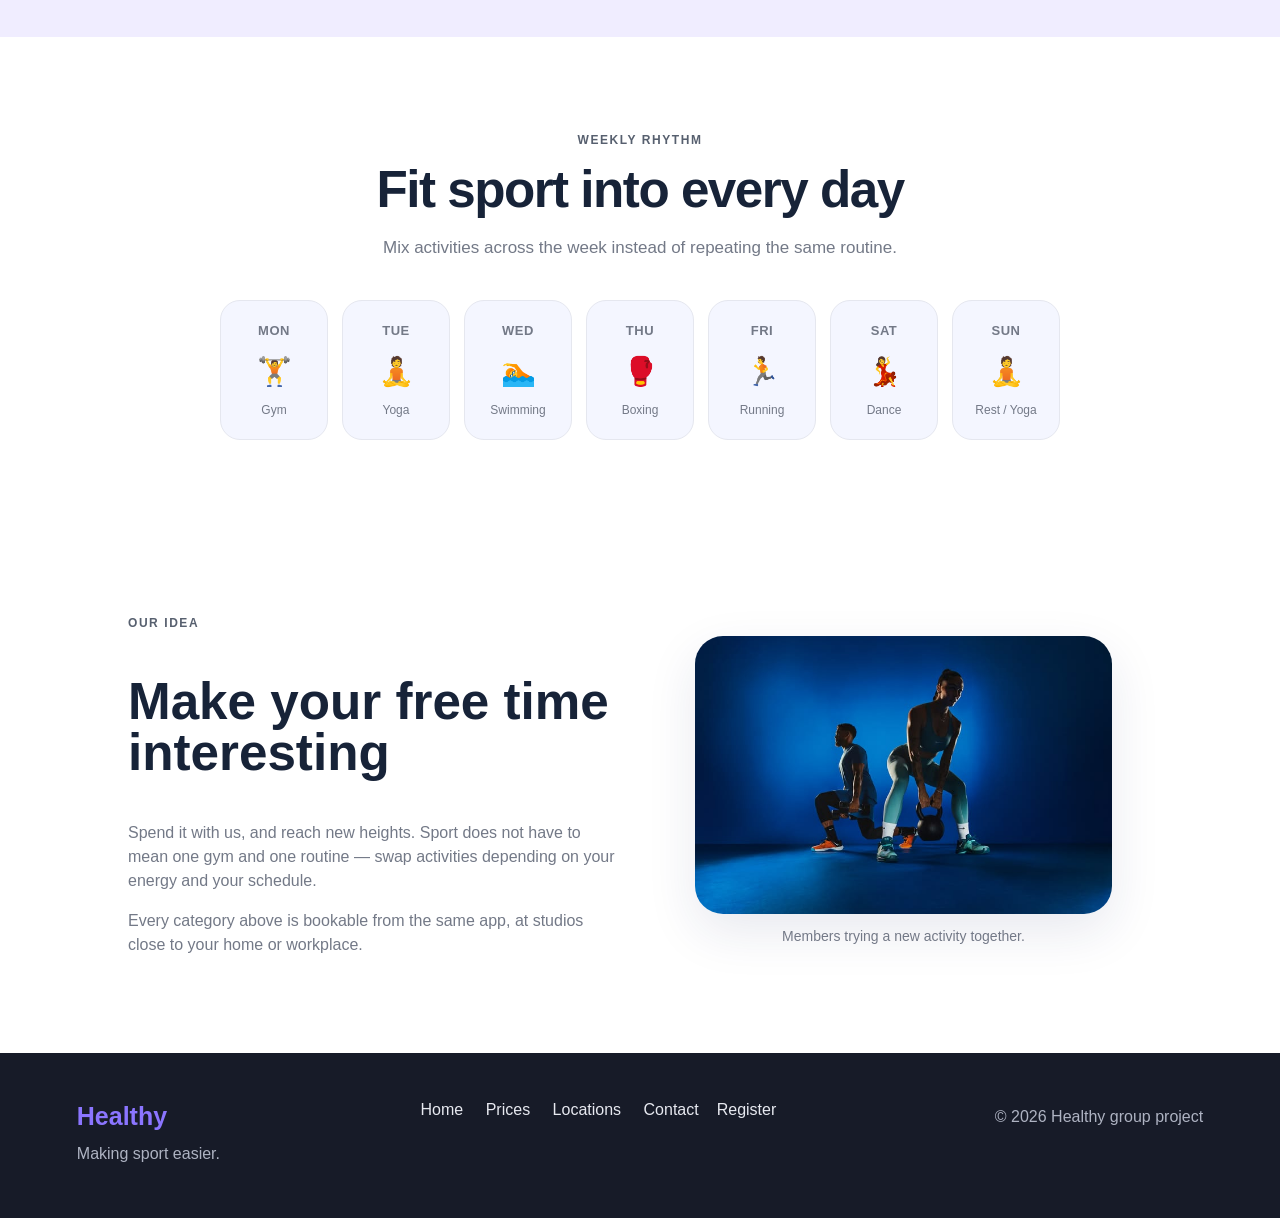
<file: sports.html>
<!DOCTYPE html>
<html lang="en">
<head>
  <meta charset="UTF-8">
  <meta name="viewport" content="width=device-width, initial-scale=1.0">
  <meta name="description" content="Explore all sports and activities available with a single Healthy membership.">
  <title>Healthy — Sports & Activities</title>
  <link rel="stylesheet" href="css/style.css">
  <link rel="stylesheet" href="css/responsive.css">
  <link rel="stylesheet" href="css/interactive.css">
  <script src="js/theme.js" defer></script>
</head>
<body>
<header class="site-header">
  <a class="logo" href="index.html">Healthy</a>
  <nav class="main-nav" aria-label="Main navigation">
    <a href="index.html">Studios & Gyms</a>
    <a class="active" href="sports.html">Sports</a>
    <a href="services.html">Prices</a>
    <a href="locations.html">Locations</a>
    <a href="contact.html">Contact</a>
    <a href="register.html">Register</a>
  </nav>
  <div class="header-actions">
    <button type="button" class="theme-btn" id="themeToggle">Switch to dark theme</button>
    <span class="location">● Astana</span>
    <span>EN⌄</span>
    <a class="btn btn-dark" href="locations.html">Download</a>
  </div>
</header>

<main>

  <!--HERO -->
  <section class="page-hero">
    <span class="eyebrow">SPORTS & ACTIVITIES</span>
    <h1>Everything you need to stay active</h1>
    <p>One membership, dozens of activities. Discover the sport that fits your mood, your body and your free time.</p>
  </section>

  <!--CATEGORIES — CSS Grid, 6 cards-->
  <section class="sport-strip">

    <div class="section-heading centered">
      <span class="eyebrow">CATEGORIES</span>
      <h2>Pick your activity</h2>
      <p>Every category is available at partner studios across the city with one Healthy membership.</p>
    </div>

    <!-- TASK 3: Live search -->
    <div class="search-box" id="task3">
      <label for="sportSearch">Search activities</label>
      <input type="text" id="sportSearch" placeholder="Type a sport, e.g. yoga">
      <p id="searchCount" class="search-count" aria-live="polite">Showing 6 of 6 activities</p>
      <p id="noResults" class="no-results" hidden>No results found</p>
    </div>

    <div class="sport-grid">

      <article class="sport-card purple">
        <span>Gym</span>
        <small>Strength and functional training for every level, with certified coaches on the floor.</small>
        <strong aria-hidden="true">🏋️</strong>
      </article>

      <article class="sport-card pink">
        <span>Yoga</span>
        <small>Slow, controlled sessions that build flexibility and help you unwind after a long day.</small>
        <strong aria-hidden="true">🧘</strong>
      </article>

      <article class="sport-card blue">
        <span>Swimming</span>
        <small>Pool time for technique training, endurance sets or a simple, relaxing free swim.</small>
        <strong aria-hidden="true">🏊</strong>
      </article>

      <article class="sport-card orange">
        <span>Boxing</span>
        <small>High-intensity rounds that mix technique, footwork and cardio in one workout.</small>
        <strong aria-hidden="true">🥊</strong>
      </article>

      <article class="sport-card rose">
        <span>Running</span>
        <small>Guided track sessions and pace groups for beginners through half-marathon level.</small>
        <strong aria-hidden="true">🏃</strong>
      </article>

      <article class="sport-card olive">
        <span>Dance</span>
        <small>Group choreography classes, from beginner-friendly routines to advanced styles.</small>
        <strong aria-hidden="true">💃</strong>
      </article>

    </div>

    <a href="locations.html" class="btn btn-blue" style="display:block;width:fit-content;margin:40px auto 0;">Book your first session</a>

  </section>

  <!--WEEKLY RHYTHM — page-specific Flexbox component-->
  <section class="section">

    <div class="section-heading centered">
      <span class="eyebrow">WEEKLY RHYTHM</span>
      <h2>Fit sport into every day</h2>
      <p>Mix activities across the week instead of repeating the same routine.</p>
    </div>

    <div class="schedule-row" role="list" aria-label="Suggested weekly activity plan">
      <div class="day-chip" role="listitem"><strong>MON</strong><span aria-hidden="true">🏋️</span><small>Gym</small></div>
      <div class="day-chip" role="listitem"><strong>TUE</strong><span aria-hidden="true">🧘</span><small>Yoga</small></div>
      <div class="day-chip" role="listitem"><strong>WED</strong><span aria-hidden="true">🏊</span><small>Swimming</small></div>
      <div class="day-chip" role="listitem"><strong>THU</strong><span aria-hidden="true">🥊</span><small>Boxing</small></div>
      <div class="day-chip" role="listitem"><strong>FRI</strong><span aria-hidden="true">🏃</span><small>Running</small></div>
      <div class="day-chip" role="listitem"><strong>SAT</strong><span aria-hidden="true">💃</span><small>Dance</small></div>
      <div class="day-chip" role="listitem"><strong>SUN</strong><span aria-hidden="true">🧘</span><small>Rest / Yoga</small></div>
    </div>

  </section>

  <!--FREE TIME STORY — two-column Grid, image-->
  <section class="story-section">

    <div class="story-copy">
      <span class="eyebrow">OUR IDEA</span>
      <h2>Make your free time interesting</h2>
      <p>Spend it with us, and reach new heights. Sport does not have to mean one gym and one routine — swap activities depending on your energy and your schedule.</p>
      <p>Every category above is bookable from the same app, at studios close to your home or workplace.</p>
    </div>

    <figure class="story-photo">
      <img src="images/activities.jpg" alt="People doing different sports together outdoors, including running and stretching" width="735" height="490">
      <figcaption>Members trying a new activity together.</figcaption>
    </figure>

  </section>

</main>

<footer class="site-footer">
  <div>
    <strong>Healthy</strong>
    <p>Making sport easier.</p>
  </div>
  <div>
    <a href="index.html">Home</a>
    <a href="services.html">Prices</a>
    <a href="locations.html">Locations</a>
  <a href="contact.html">Contact</a><a href="register.html">Register</a>
  </div>
  <div>
    <p>© 2026 Healthy group project</p>
  </div>
</footer>

<script src="js/search.js" defer></script>
</body>
</html>
</file>
<file: css/style.css>
:root {
  --orange: #ff4d37;
  --blue: #6c4cff;
  --blue-dark: #4b2ed8;
  --text: #172338;
  --muted: #737987;
  --light: #f4f6ff;
  --border: #e5e7ef;
  --radius: 28px;
  --shadow: 0 18px 50px rgba(30, 40, 100, .10);
}
* { box-sizing: border-box; }
html { scroll-behavior: smooth; }
body { margin: 0; font-family: Arial, Helvetica, sans-serif; color: var(--text); background: #fff; line-height: 1.5; }
a { color: inherit; text-decoration: none; }
button, input, select, textarea { font: inherit; }
.site-header { min-height: 72px; padding: 12px 4%; display: flex; align-items: center; gap: 28px; position: sticky; top: 0; z-index: 20; background: rgba(255,255,255,.96); border-bottom: 1px solid #eee; }
.logo { flex: 0 0 auto; background: var(--blue); color: #fff; font-weight: 900; font-size: 23px; font-style: italic; padding: 8px 14px; border-radius: 18px; }
.main-nav { display: flex; align-items: center; justify-content: center; gap: 24px; flex: 1; flex-wrap: wrap; }
.main-nav a { font-size: 14px; font-weight: 700; padding: 8px 2px; border-bottom: 2px solid transparent; }
.main-nav a:hover, .main-nav a:focus, .main-nav .active { color: var(--blue); border-bottom-color: var(--blue); }
.header-actions { display: flex; align-items: center; gap: 18px; font-size: 14px; font-weight: 700; white-space: nowrap; }
.location { color: #4e5868; }
.btn { display: inline-flex; align-items: center; justify-content: center; border: 0; cursor: pointer; border-radius: 999px; padding: 13px 22px; font-weight: 800; transition: .2s; }
.btn:hover { transform: translateY(-2px); }
.btn:focus, button:focus, input:focus, select:focus, textarea:focus, a:focus { outline: 3px solid rgba(108,76,255,.25); outline-offset: 3px; }
.btn-dark { background: #050505; color: white; }
.btn-blue { background: var(--blue); color: white; }
.btn-light { background: white; color: #26314a; }
.btn-outline-light { border: 1px solid rgba(255,255,255,.75); color: white; background: transparent; }
.btn-light-blue { background: white; color: var(--blue); }
.button-row { display: flex; gap: 12px; flex-wrap: wrap; margin-top: 28px; }
.center { text-align: center; }

.hero { min-height: 650px; margin: 0 1%; border-radius: 0 0 32px 32px; background: linear-gradient(135deg,#5b45ff,#8b4de8); color: #fff; display: grid; grid-template-columns: 1fr 1fr; overflow: hidden; padding: 72px 5%; position: relative; }
.hero-copy { align-self: center; z-index: 2; max-width: 650px; }
.eyebrow { font-size: 12px; font-weight: 900; letter-spacing: .13em; opacity: .72; }
.hero h1 { font-size: clamp(46px, 5.5vw, 78px); line-height: .98; margin: 18px 0; letter-spacing: -3px; }
.hero p { max-width: 520px; font-size: 20px; color: rgba(255,255,255,.78); }
.award { margin-top: 85px; font-weight: 700; color: #ffd84a; }
.hero-visual { position: relative; min-height: 520px; }
.phone { position: absolute; z-index: 3; right: 12%; top: 4%; width: 280px; height: 560px; padding: 24px; border: 10px solid #151a25; border-radius: 42px; background: linear-gradient(#9855ff,#7042e8); box-shadow: 0 30px 60px rgba(0,0,0,.25); transform: rotate(7deg); }
.phone-top { font-size: 12px; }
.phone-title { font-size: 30px; font-weight: 900; margin-top: 100px; }
.phone-card { background: rgba(255,255,255,.2); border-radius: 16px; padding: 12px; margin-top: 18px; font-size: 12px; }
.phone-times { display: flex; gap: 7px; margin-top: 24px; }
.phone-times > * { background: white; color: #333; padding: 7px 9px; border-radius: 20px; font-size: 10px; }
.phone-times b { background: #6345f5; color: white; }
.phone-lines { height: 100px; margin-top: 28px; background: repeating-linear-gradient(to bottom,rgba(255,255,255,.85) 0 8px,transparent 8px 24px); border-radius: 12px; }
.person { position: absolute; z-index: 4; font-size: 120px; filter: drop-shadow(0 15px 10px rgba(0,0,0,.15)); }
.person-one { left: 4%; bottom: 20%; transform: rotate(-8deg); }
.person-two { right: -1%; bottom: 3%; transform: rotate(5deg); }
.shape { position: absolute; border-radius: 30% 70% 55% 45%; }
.shape-pink { width: 210px; height: 180px; right: 0; bottom: 6%; background: #ff63d9; }
.shape-green { width: 180px; height: 150px; left: 0; bottom: 12%; background: #26d3ad; }

.section { padding: 90px 6%; }
.section-heading { max-width: 800px; }
.section-heading h2 { font-size: clamp(34px, 4vw, 52px); line-height: 1.05; margin: 12px 0 18px; letter-spacing: -1.5px; }
.section-heading p { color: var(--muted); font-size: 17px; }
.centered { text-align: center; margin: 0 auto 40px; }
.intro-section { padding-bottom: 100px; }
.icon-row { display: flex; justify-content: center; gap: 22px; font-size: 25px; margin: 35px 0 70px; flex-wrap: wrap; }
.feature-grid { display: grid; grid-template-columns: repeat(3, minmax(0, 1fr)); gap: 14px; max-width: 850px; margin: auto; }
.feature-card { min-height: 450px; padding: 30px; color: white; border-radius: 28px; background: linear-gradient(180deg,#6c4cff,#a66cff); overflow: hidden; position: relative; }
.feature-card h3 { font-size: 25px; margin: 10px 0; }
.feature-card p { opacity: .9; }
.feature-icon { display: inline-grid; place-items: center; width: 40px; height: 40px; border-radius: 50%; background: rgba(255,255,255,.2); }
.mini-art { position: absolute; bottom: 0; left: 10%; right: 10%; height: 190px; border-radius: 50px 50px 0 0; display: grid; place-items: center; font-size: 40px; font-weight: 900; background: rgba(255,255,255,.2); }
.cards-art { transform: rotate(-3deg); }
.map-art { font-size: 35px; line-height: 2; }

.sport-strip { background: #f0edff; padding: 80px 6%; }
.sport-grid { display: grid; grid-template-columns: repeat(3, minmax(0, 1fr)); gap: 10px; max-width: 850px; margin: 50px auto 30px; }
.sport-card { min-height: 260px; border-radius: 25px; padding: 25px; color: white; display: flex; flex-direction: column; position: relative; overflow: hidden; transition: .2s; }
.sport-card:hover { transform: translateY(-4px); }
.sport-card span { font-size: 24px; font-weight: 900; position: relative; z-index: 2; }
.sport-card small { margin-top: 7px; opacity: .9; position: relative; z-index: 2; }
.sport-card strong { margin-top: auto; font-size: 90px; align-self: flex-end; line-height: 1; }
.purple { background: linear-gradient(135deg,#7250e9,#9b6bea); }
.blue { background: linear-gradient(135deg,#6546f5,#8f6cff); }
.pink { background: linear-gradient(135deg,#d94de0,#a660ed); }
.rose { background: linear-gradient(135deg,#ef68bb,#f38b96); }
.orange { background: linear-gradient(135deg,#ff4d37,#ff9b4a); }
.olive { background: linear-gradient(135deg,#a5a383,#c6cf8a); }

.page-hero { padding: 110px 8% 80px; background: var(--light); text-align: center; }
.page-hero h1 { font-size: clamp(42px, 6vw, 72px); max-width: 900px; margin: 14px auto; line-height: 1; letter-spacing: -2px; }
.page-hero p { max-width: 700px; margin: auto; color: var(--muted); font-size: 18px; }

.filter-bar { display: flex; justify-content: center; gap: 10px; flex-wrap: wrap; margin-bottom: 40px; }
.filter { border: 1px solid var(--border); background: white; border-radius: 999px; padding: 10px 20px; cursor: pointer; font-weight: 700; }
.filter:hover, .active-filter { background: var(--blue); color: white; border-color: var(--blue); }
.catalog-grid { display: grid; grid-template-columns: repeat(3, minmax(0,1fr)); gap: 18px; }
.catalog-card { border: 1px solid var(--border); border-radius: 24px; padding: 25px; box-shadow: var(--shadow); min-height: 290px; display: flex; flex-direction: column; }
.catalog-icon { width: 75px; height: 75px; display: grid; place-items: center; border-radius: 22px; font-size: 36px; color: white; }
.card-photo { margin: -25px -25px 18px; border-radius: 24px 24px 0 0; overflow: hidden; }
.card-photo img { width: 100%; height: 170px; object-fit: cover; display: block; }
.catalog-card h2 { font-size: 22px; margin: 20px 0 6px; }
.catalog-card p { color: var(--muted); margin: 0 0 20px; }
.price { font-size: 23px; font-weight: 900; margin-top: auto; }
.price small { color: var(--muted); font-size: 13px; font-weight: 400; }
.catalog-card > a { color: var(--blue); font-weight: 800; margin-top: 12px; }
.pricing-section { padding: 90px 6%; background: var(--light); }
.pricing-grid { display: grid; grid-template-columns: repeat(3, minmax(0,1fr)); gap: 18px; max-width: 1000px; margin: auto; }
.price-card { background: linear-gradient(180deg,#6c4cff,#a66cff); padding: 34px; border-radius: 28px; border: 1px solid var(--border); position: relative; }
.price-card h3 { font-size: 25px; }
.price-card > strong { font-size: 35px; }
.price-card ul { padding-left: 20px; color: var(--muted); min-height: 120px; }
.featured-price { border: 3px solid var(--orange); transform: translateY(-10px); }
.badge { position: absolute; top: -13px; right: 20px; background: var(--orange); color: white; border-radius: 20px; padding: 5px 12px; font-size: 12px; font-weight: 800; }
.about-hero { display: grid; grid-template-columns: 1.5fr .7fr; gap: 50px; padding: 100px 8%; background: linear-gradient(135deg,#f2f3ff,#fff); align-items: center; }
.about-hero h1 { font-size: clamp(42px,5vw,68px); line-height: 1; margin: 14px 0 22px; letter-spacing: -2px; }
.about-hero p { color: var(--muted); max-width: 700px; font-size: 18px; }
.about-stat { background: var(--blue); color: white; padding: 35px; border-radius: 30px; display: grid; grid-template-columns: auto 1fr; gap: 8px 18px; box-shadow: var(--shadow); }
.about-stat strong { font-size: 40px; }
.about-stat hr { grid-column: 1 / -1; width: 100%; border: 0; border-top: 1px solid rgba(255,255,255,.3); margin: 15px 0; }
.steps-grid { display: grid; grid-template-columns: repeat(3,1fr); gap: 15px; }
.steps-grid-4 { grid-template-columns: repeat(4, minmax(0,1fr)); }
.step { padding: 30px; background: var(--light); border-radius: 24px; min-height: 230px; }
.step > span, .benefit-grid article > span { color: var(--blue); font-weight: 900; }
.step h3 { font-size: 23px; }
.step p, .benefit-grid p { color: var(--muted); }
.story-section { display: grid; grid-template-columns: 1fr 1fr; gap: 30px; align-items: center; padding: 80px 10%; background: #fff; }
.story-copy h2 { font-size: clamp(38px,4vw,55px); line-height: 1; }
.story-copy p { color: var(--muted); max-width: 620px; }
.story-visual { min-height: 420px; position: relative; display: grid; place-items: center; }
.circle-art { width: 300px; height: 300px; border-radius: 50%; background: linear-gradient(135deg,#ff72d9,#6c4cff); display: grid; place-items: center; color: white; font-size: 90px; font-weight: 900; }
.floating-card { position: absolute; top: 20px; right: 5%; background: white; border-radius: 20px; padding: 20px; box-shadow: var(--shadow); text-align: center; }
.floating-card.second { left: 5%; top: auto; bottom: 20px; }
.benefit-grid { display: grid; grid-template-columns: repeat(3,1fr); gap: 16px; max-width: 1000px; margin: auto; }
.benefit-grid article { border-top: 2px solid var(--blue); padding: 25px 5px; }

.contact-layout { display: grid; grid-template-columns: .9fr 1.1fr; gap: 60px; align-items: start; }
.contact-info h2, .contact-form h2 { font-size: 32px; margin-top: 0; }
.contact-item { display: flex; gap: 16px; margin: 25px 0; }
.contact-item > span { font-size: 25px; }
.contact-item p { margin: 3px 0; color: var(--muted); }
.map-box { margin-top: 30px; background: linear-gradient(135deg,#e0d9ff,#eadfff); border-radius: 28px; min-height: 210px; padding: 25px; position: relative; overflow: hidden; }
.map-box > span { font-size: 35px; }
.map-dots { position: absolute; inset: 70px 25px 0; font-size: 35px; color: var(--blue); line-height: 1.5; }
.contact-form { background: white; padding: 35px; border: 1px solid var(--border); border-radius: 28px; box-shadow: var(--shadow); display: grid; gap: 10px; }
.contact-form label { font-weight: 800; margin-top: 8px; }
.contact-form input, .contact-form select, .contact-form textarea { width: 100%; border: 1px solid #dfe2eb; border-radius: 14px; padding: 13px 15px; background: #fafbff; resize: vertical; }
.contact-form .check { display: flex; gap: 8px; align-items: center; font-weight: 400; color: var(--muted); }
.contact-form .check input { width: auto; }
.faq-section { padding: 80px 8%; background: var(--light); }
.faq-grid { max-width: 900px; margin: auto; display: grid; grid-template-columns: 1fr 1fr; gap: 12px; }
details { background: white; padding: 20px 24px; border-radius: 18px; }
summary { cursor: pointer; font-weight: 800; }
details p { color: var(--muted); }

.schedule-row { display: flex; flex-wrap: wrap; justify-content: center; gap: 14px; max-width: 950px; margin: 40px auto 0; }
.day-chip { background: var(--light); border: 1px solid var(--border); border-radius: 20px; padding: 20px 16px; min-width: 108px; text-align: center; transition: .2s; }
.day-chip:hover { transform: translateY(-4px); box-shadow: var(--shadow); }
.day-chip strong { display: block; font-size: 13px; letter-spacing: .04em; color: var(--muted); margin-bottom: 10px; }
.day-chip span { font-size: 28px; }
.day-chip small { display: block; margin-top: 8px; font-size: 12px; color: var(--muted); }
.story-photo img { width: 100%; height: 100%; object-fit: cover; border-radius: 28px; box-shadow: var(--shadow); display: block; }
.story-photo figcaption { margin-top: 12px; text-align: center; color: var(--muted); font-size: 14px; }

.site-footer { padding: 45px 6%; background: #171b28; color: white; display: flex; justify-content: space-between; gap: 30px; flex-wrap: wrap; }
.site-footer strong { color: #8b75ff; font-size: 25px; }
.site-footer p { color: #aeb3c2; margin: 7px 0; }
.site-footer a { display: inline-block; margin: 0 18px 8px 0; color: #e7e9f0; }
.site-footer a:hover { color: #a58fff; }
</file>
<file: css/responsive.css>
@media (max-width: 900px) {
  .site-header { flex-wrap: wrap; gap: 12px; }
  .main-nav { order: 3; flex-basis: 100%; justify-content: flex-start; overflow-x: auto; flex-wrap: nowrap; padding-bottom: 4px; }
  .header-actions .location, .header-actions > span:nth-child(2) { display: none; }
  .hero { grid-template-columns: 1fr; min-height: 900px; }
  .hero-copy { align-self: start; }
  .hero-visual { min-height: 480px; }
  .feature-grid, .sport-grid, .catalog-grid, .pricing-grid { grid-template-columns: repeat(2, minmax(0,1fr)); }
  .about-hero, .story-section, .contact-layout { grid-template-columns: 1fr; }
  .steps-grid, .benefit-grid { grid-template-columns: 1fr; }
  .featured-price { transform: none; }
}

@media (max-width: 600px) {
  .site-header { padding: 10px 4%; }
  .logo { font-size: 18px; padding: 6px 10px; }
  .main-nav { gap: 14px; }
  .main-nav a { font-size: 12px; }
  .header-actions .btn { padding: 9px 13px; font-size: 12px; }
  .hero { margin: 0; border-radius: 0 0 22px 22px; padding: 55px 7%; min-height: 790px; }
  .hero h1 { font-size: 44px; letter-spacing: -2px; }
  .hero p { font-size: 16px; }
  .award { margin-top: 50px; font-size: 13px; }
  .hero-visual { min-height: 360px; }
  .phone { width: 190px; height: 380px; border-width: 7px; border-radius: 28px; right: 4%; }
  .phone-title { margin-top: 55px; font-size: 22px; }
  .person { font-size: 75px; }
  .shape-pink { width: 130px; height: 110px; }
  .shape-green { width: 120px; height: 95px; }
  .section, .pricing-section, .faq-section { padding: 60px 5%; }
  .section-heading h2 { font-size: 34px; }
  .feature-grid, .sport-grid, .catalog-grid, .pricing-grid, .faq-grid { grid-template-columns: 1fr; }
  .feature-card { min-height: 390px; }
  .sport-card { min-height: 220px; }
  .page-hero { padding: 70px 6%; }
  .page-hero h1 { font-size: 42px; }
  .about-hero { padding: 70px 6%; }
  .about-hero h1 { font-size: 42px; }
  .story-section { padding: 60px 6%; }
  .circle-art { width: 230px; height: 230px; font-size: 65px; }
  .floating-card { padding: 12px; font-size: 13px; }
  .contact-layout { padding-top: 50px; }
  .contact-form { padding: 24px; }
  .site-footer { flex-direction: column; }
  .day-chip { min-width: 85px; padding: 14px 10px; }
  .day-chip span { font-size: 22px; }
}
</file>
<file: css/interactive.css>
/* Styles for the JavaScript features (Assignment 5) */
[hidden] { display: none !important; }

/* ---- Task 1: theme button + dark theme ---- */
.theme-btn { border: 1px solid var(--border); background: transparent; color: var(--text); border-radius: 999px; padding: 9px 16px; font-weight: 700; font-size: 13px; cursor: pointer; }
.theme-btn:hover { border-color: var(--blue); color: var(--blue); }

body.dark-theme {
  --text: #e9ecf5;
  --muted: #a3a9bb;
  --light: #1d2233;
  --border: #333a52;
  --shadow: 0 18px 50px rgba(0, 0, 0, .35);
  background: #121624;
  color: var(--text);
}
.dark-theme .site-header { background: rgba(18, 22, 36, .96); border-bottom-color: #2a3047; }
.dark-theme .btn-dark { background: #fff; color: #111; }
.dark-theme .btn-light-blue { background: #fff; color: var(--blue); }
.dark-theme .filter,
.dark-theme .catalog-card,
.dark-theme .contact-form,
.dark-theme .form-card,
.dark-theme .floating-card,
.dark-theme .welcome-box,
.dark-theme .fav-box,
.dark-theme .search-box,
.dark-theme .faq-item { background: #1a1f33; }
.dark-theme .story-section { background: #121624; }
.dark-theme .sport-strip { background: #181d30; }
.dark-theme .about-hero { background: linear-gradient(135deg, #1d2233, #121624); }
.dark-theme input,
.dark-theme .form-control,
.dark-theme .form-select,
.dark-theme textarea { background-color: #121624; color: var(--text); border-color: var(--border); }
.dark-theme .form-control::placeholder, .dark-theme input::placeholder { color: #7c8399; }

/* ---- Task 0: welcome ---- */
.welcome-box, .fav-box, .search-box { max-width: 560px; margin: 0 auto; }
.welcome-box, .fav-box { background: var(--light); padding: 28px; border-radius: 24px; }
.welcome-box label, .fav-box label, .search-box label { display: block; font-weight: 800; margin-bottom: 8px; }
.welcome-row { display: flex; gap: 10px; flex-wrap: wrap; }
.welcome-row input, .search-box input { flex: 1; min-width: 180px; width: 100%; border: 1px solid var(--border); border-radius: 999px; padding: 12px 18px; background: #fff; color: var(--text); }
.welcome-message { margin: 16px 0 0; font-weight: 800; color: var(--blue); min-height: 24px; }
.welcome-message.error { color: #d93025; }

/* ---- Task 2: FAQ ---- */
.faq-grid { align-items: start; }
.faq-item { background: #fff; border-radius: 18px; padding: 6px 24px; }
.faq-question { width: 100%; text-align: left; background: none; border: 0; padding: 14px 28px 14px 0; font-weight: 800; color: var(--text); cursor: pointer; position: relative; }
.faq-question::after { content: "+"; position: absolute; right: 0; top: 50%; transform: translateY(-50%); font-size: 22px; color: var(--blue); }
.faq-question[aria-expanded="true"]::after { content: "–"; }
.faq-question:focus-visible { outline: 3px solid rgba(108, 76, 255, .4); outline-offset: 2px; }
.faq-answer { color: var(--muted); margin: 0 0 16px; }

/* ---- Task 3: search ---- */
.search-box { margin-bottom: 30px; text-align: center; }
.search-box input { display: block; margin: 0 auto; }
.search-count { color: var(--muted); margin: 12px 0 0; }
.no-results { font-weight: 800; color: #d93025; margin: 8px 0 0; }

/* ---- Task 4: favourites ---- */
.fav-error { color: #d93025; font-weight: 700; min-height: 24px; margin: 10px 0 0; }
.fav-list { list-style: none; padding: 0; margin: 10px 0 0; display: grid; gap: 8px; }
.fav-list li { display: flex; justify-content: space-between; align-items: center; gap: 12px; background: #fff; border: 1px solid var(--border); border-radius: 14px; padding: 10px 16px; }
.dark-theme .fav-list li { background: #121624; }
.remove-btn { border: 1px solid #d93025; color: #d93025; background: transparent; border-radius: 999px; padding: 5px 14px; font-weight: 700; cursor: pointer; }
.remove-btn:hover { background: #d93025; color: #fff; }
.fav-count { margin: 16px 0 0; color: var(--muted); }

@media (max-width: 600px) {
  .theme-btn { padding: 8px 10px; font-size: 11px; }
}
</file>
<file: css/forms.css>
/* Forms pages (contact.html, register.html) — Bootstrap 5 + Healthy theme */
/* Bootstrap sets headings to weight 500; the rest of the site uses bold, so match it */
h1, h2, h3, h4, h5, h6 { font-weight: 700; }
.form-section { background: var(--light); padding: 70px 0 90px; }
.form-card { background: #fff; padding: 32px; border: 1px solid var(--border); border-radius: 28px; box-shadow: var(--shadow); }
.form-label, legend.form-label { font-weight: 700; }
fieldset { border: 0; padding: 0; margin: 0; }
legend { float: none; width: auto; padding: 0; margin-bottom: .5rem; }
.form-control, .form-select { border-radius: 14px; padding: 12px 15px; background-color: #fafbff; }
.form-control:focus, .form-select:focus { border-color: var(--blue); box-shadow: 0 0 0 .25rem rgba(108,76,255,.2); }
.form-check-input:checked { background-color: var(--blue); border-color: var(--blue); }
.btn-outline-dark { border: 1px solid #172338; color: #172338; background: transparent; }
.btn-outline-dark:hover { background: #172338; color: #fff; }
.btn-blue:hover { color: #fff; background: var(--blue-dark); }
.info-list li { margin: 18px 0; font-size: 17px; }
.info-list span { margin-right: 10px; }
.text-body-secondary, .form-text { color: var(--muted) !important; }
@media (max-width: 600px) {
  .form-section { padding: 40px 0 60px; }
  .form-card { padding: 22px 18px; border-radius: 22px; }
}
</file>
